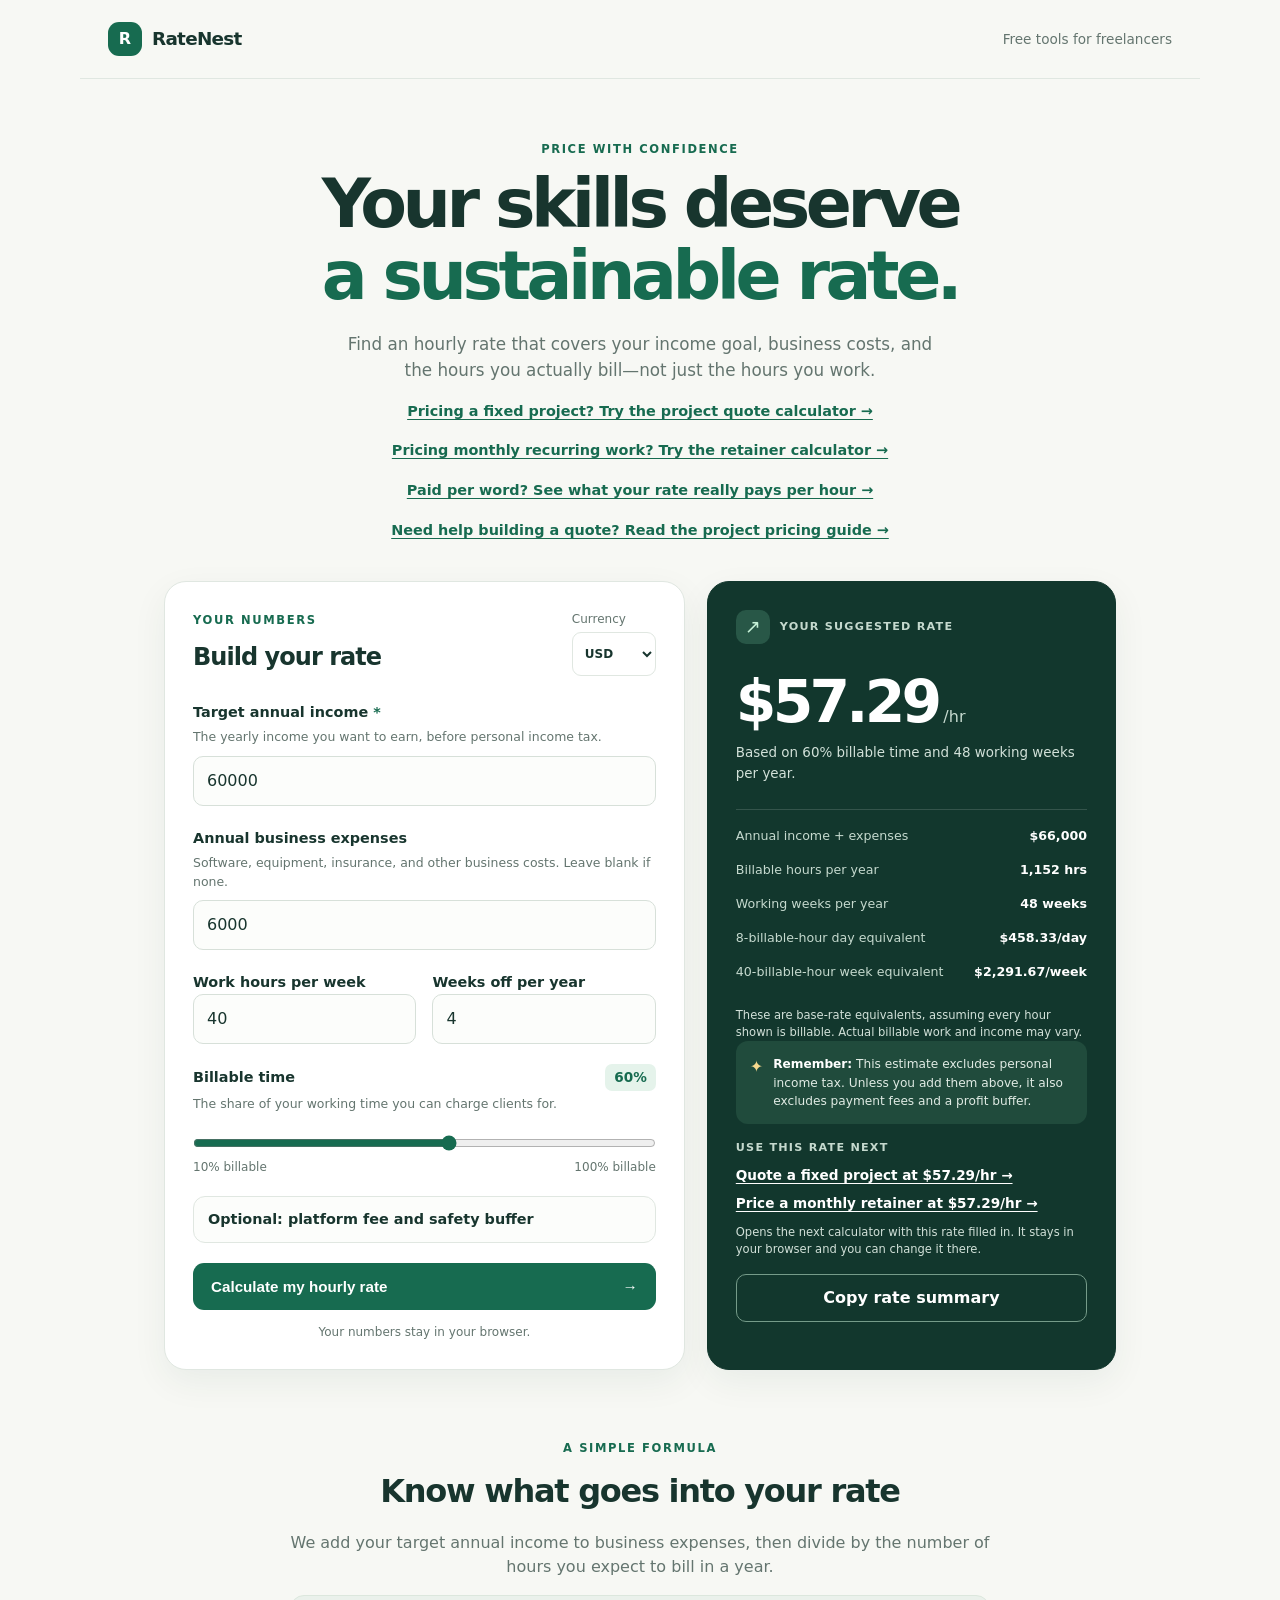
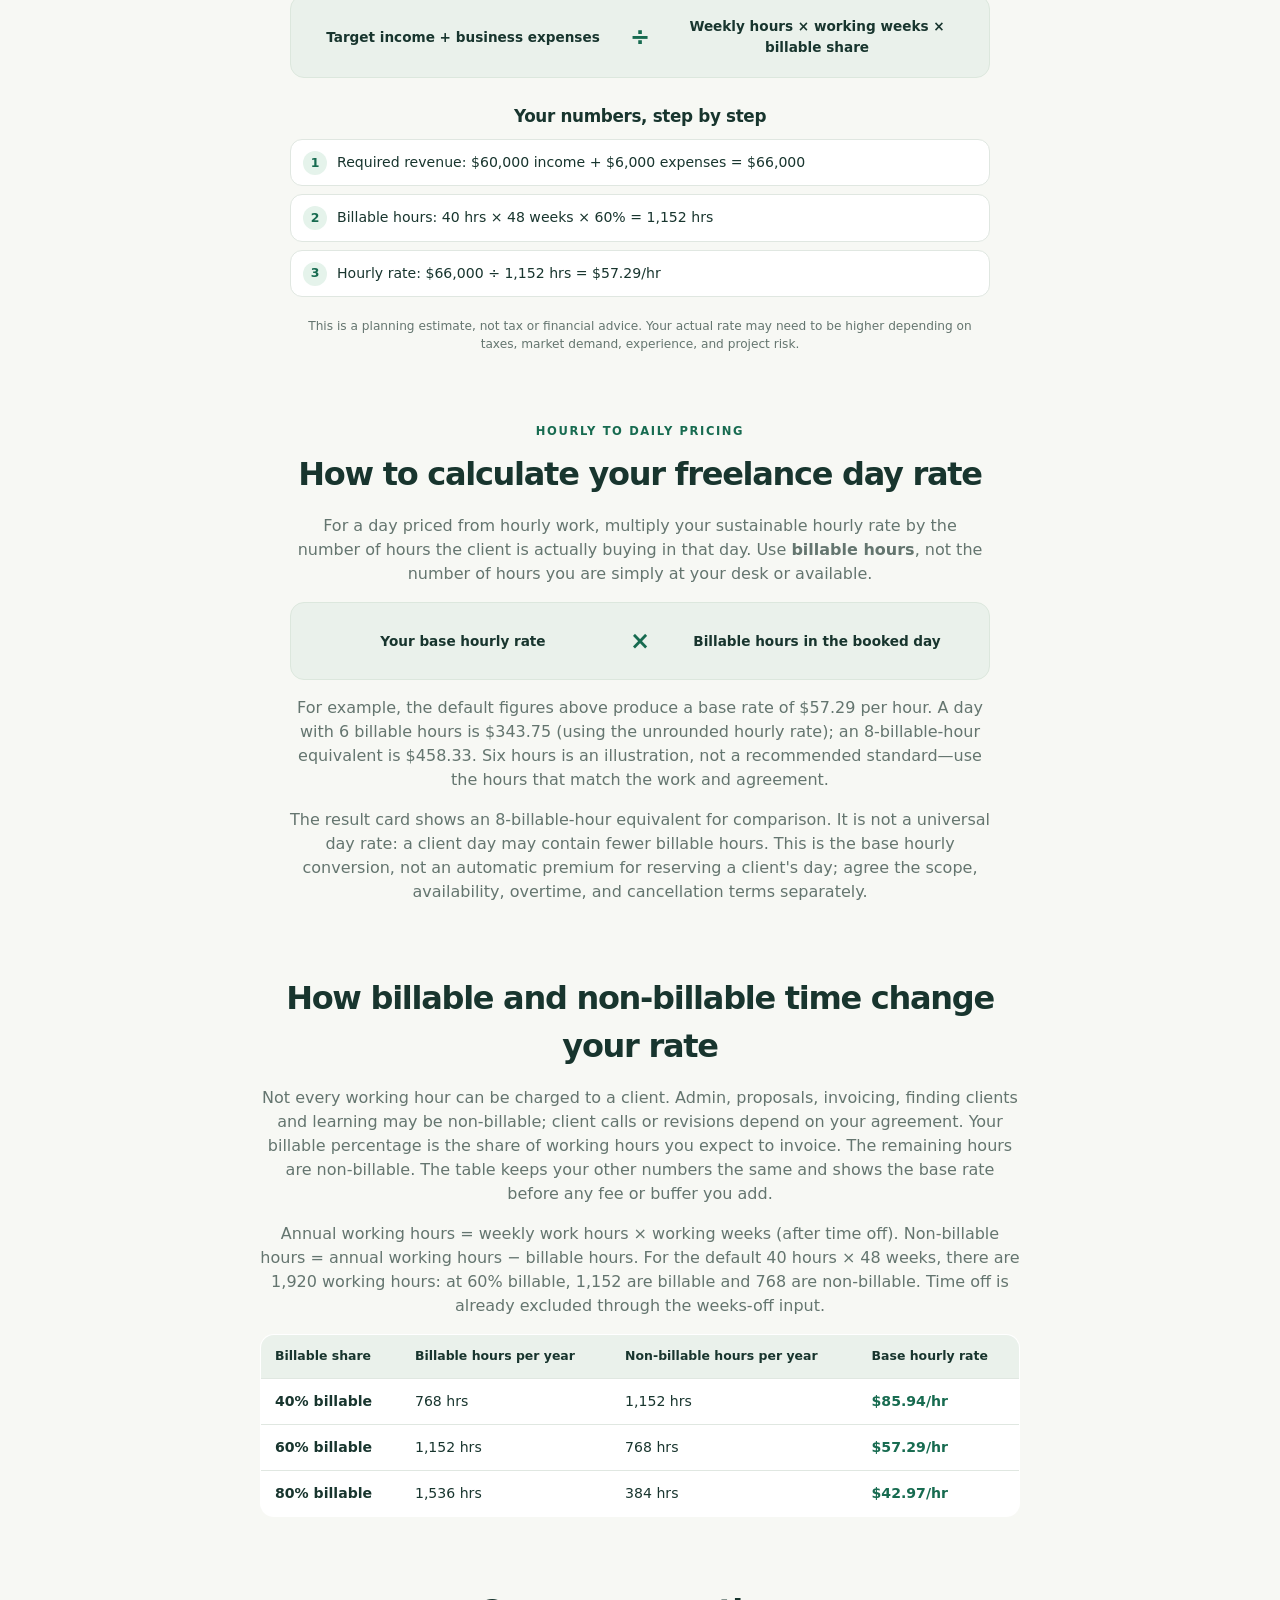
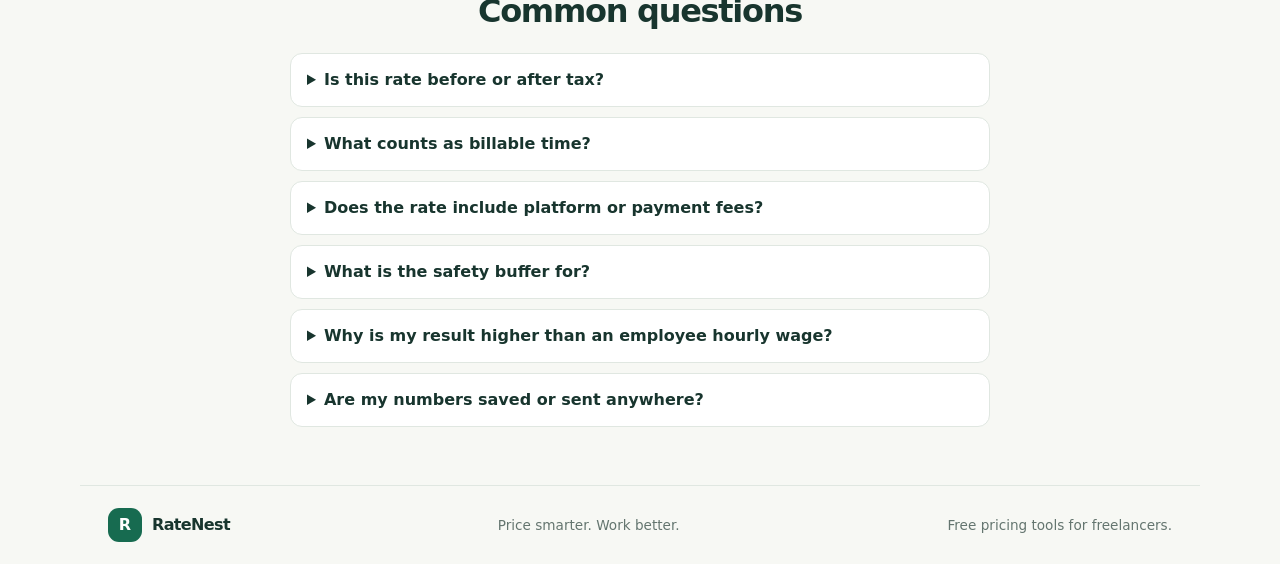
<file: index.html>
<!doctype html>
<html lang="en">
<head>
  <meta charset="utf-8">
  <meta name="viewport" content="width=device-width, initial-scale=1">
  <meta name="theme-color" content="#102c26">
  <meta name="google-site-verification" content="BdO9K10cQ41kYtkdW-5CJP7UJ2oY-bouoIqOiPFje38" />
  <meta name="msvalidate.01" content="B170D49B8126BB4788D3FDB4450933FF" />
  <meta name="description" content="Calculate a sustainable freelance hourly rate from income, expenses, time off and billable hours. See an 8-hour day-rate equivalent and adapt it to your billable day.">
  <title>Freelance Hourly Rate Calculator — RateNest</title>
  <link rel="canonical" href="https://ratenest.pages.dev/">
  <link rel="icon" href="data:image/svg+xml,%3Csvg xmlns='http://www.w3.org/2000/svg' viewBox='0 0 32 32'%3E%3Crect width='32' height='32' rx='9' fill='%23176b50'/%3E%3Ctext x='16' y='23' font-size='19' font-weight='700' text-anchor='middle' fill='white' font-family='sans-serif'%3ER%3C/text%3E%3C/svg%3E">
  <meta property="og:type" content="website">
  <meta property="og:site_name" content="RateNest">
  <meta property="og:title" content="Freelance Hourly Rate Calculator — RateNest">
  <meta property="og:description" content="Calculate a sustainable freelance hourly rate, understand billable time, and see a day-rate equivalent based on billable hours.">
  <meta property="og:url" content="https://ratenest.pages.dev/">
  <meta name="twitter:card" content="summary">
  <link rel="stylesheet" href="./styles.css">
  <script type="application/ld+json">
  {
    "@context": "https://schema.org",
    "@type": "WebApplication",
    "name": "RateNest Freelance Hourly Rate Calculator",
    "url": "https://ratenest.pages.dev/",
    "applicationCategory": "FinanceApplication",
    "operatingSystem": "Any",
    "browserRequirements": "Requires JavaScript",
    "isAccessibleForFree": true,
    "offers": { "@type": "Offer", "price": "0", "priceCurrency": "USD" },
    "description": "A free calculator to estimate a sustainable freelance hourly rate."
  }
  </script>
  <script type="module" src="./app.mjs"></script>
</head>
<body>
  <a class="skip-link" href="#rate-form">Skip to the calculator</a>
  <header class="site-header">
    <a class="brand" href="./"><span class="brand-mark" aria-hidden="true">R</span> RateNest</a>
    <span class="header-note">Free tools for freelancers</span>
  </header>
  <main>
    <section class="hero">
      <p class="eyebrow">PRICE WITH CONFIDENCE</p>
      <h1>Your skills deserve <br><span>a sustainable rate.</span></h1>
      <p class="hero-copy">Find an hourly rate that covers your income goal, business costs, and the hours you actually bill—not just the hours you work.</p>
      <p class="tool-link"><a href="./project-pricing.html">Pricing a fixed project? Try the project quote calculator →</a></p>
      <p class="tool-link"><a href="./retainer-pricing.html">Pricing monthly recurring work? Try the retainer calculator →</a></p>
      <p class="tool-link"><a href="./per-word-rate-calculator.html">Paid per word? See what your rate really pays per hour →</a></p>
      <p class="tool-link"><a href="./how-to-price-a-freelance-project.html">Need help building a quote? Read the project pricing guide →</a></p>
    </section>
    <noscript><p class="noscript-note">The calculator needs JavaScript. The figures below show an example using the default numbers.</p></noscript>
    <section class="calculator-layout" aria-label="Hourly rate calculator">
      <form id="rate-form" class="calculator-card" novalidate aria-labelledby="form-title">
        <div class="section-heading">
          <div><p class="eyebrow">YOUR NUMBERS</p><h2 id="form-title">Build your rate</h2></div>
          <label class="currency-control" for="currency"><span>Currency</span>
            <select id="currency" name="currency">
              <option value="USD">USD</option><option value="EUR">EUR</option><option value="GBP">GBP</option><option value="TND">TND</option><option value="CAD">CAD</option><option value="AUD">AUD</option>
            </select>
          </label>
        </div>
        <div class="field">
          <label for="income">Target annual income <span class="required" aria-hidden="true">*</span></label>
          <p class="field-help" id="income-help">The yearly income you want to earn, before personal income tax.</p>
          <input id="income" name="income" type="number" min="0" max="1000000000" step="any" value="60000" required inputmode="decimal" aria-describedby="income-help income-error">
          <p class="field-error" id="income-error" hidden></p>
        </div>
        <div class="field">
          <label for="expenses">Annual business expenses</label>
          <p class="field-help" id="expenses-help">Software, equipment, insurance, and other business costs. Leave blank if none.</p>
          <input id="expenses" name="expenses" type="number" min="0" max="1000000000" step="any" value="6000" inputmode="decimal" aria-describedby="expenses-help expenses-error">
          <p class="field-error" id="expenses-error" hidden></p>
        </div>
        <div class="field-row">
          <div class="field">
            <label for="hours">Work hours per week</label>
            <input id="hours" name="hours" type="number" min="0" max="168" step="any" value="40" required inputmode="decimal" aria-describedby="hours-error">
            <p class="field-error" id="hours-error" hidden></p>
          </div>
          <div class="field">
            <label for="weeks-off">Weeks off per year</label>
            <input id="weeks-off" name="weeksOff" type="number" min="0" max="51" step="1" value="4" required inputmode="numeric" aria-describedby="weeks-off-error">
            <p class="field-error" id="weeks-off-error" hidden></p>
          </div>
        </div>
        <div class="field">
          <div class="range-label"><label for="billable">Billable time</label><output id="billable-output" for="billable">60%</output></div>
          <p class="field-help" id="billable-help">The share of your working time you can charge clients for.</p>
          <input id="billable" name="billable" type="range" min="10" max="100" step="5" value="60" aria-describedby="billable-help billable-error">
          <p class="field-error" id="billable-error" hidden></p>
          <div class="range-ends"><span>10% billable</span><span>100% billable</span></div>
        </div>
        <details class="adjustments" id="adjustments">
          <summary>Optional: platform fee and safety buffer</summary>
          <p class="field-help adjustments-intro">Both start at 0%. They are applied to your base rate and shown separately, so the base calculation never changes.</p>
          <div class="field">
            <label for="fee">Platform or payment fee (%)</label>
            <p class="field-help" id="fee-help">The share of your client's payment that a platform or payment provider keeps. Fees vary, so check their current fee page.</p>
            <input id="fee" name="fee" type="number" min="0" max="50" step="any" value="0" inputmode="decimal" aria-describedby="fee-help fee-error">
            <p class="field-error" id="fee-error" hidden></p>
          </div>
          <div class="field">
            <label for="buffer">Profit or safety buffer (%)</label>
            <p class="field-help" id="buffer-help">Extra margin on top of your costs for slow months, late payments, or profit.</p>
            <input id="buffer" name="buffer" type="number" min="0" max="100" step="any" value="0" inputmode="decimal" aria-describedby="buffer-help buffer-error">
            <p class="field-error" id="buffer-error" hidden></p>
          </div>
        </details>
        <button class="calculate-button" type="submit">Calculate my hourly rate <span aria-hidden="true">→</span></button>
        <p class="privacy-note">Your numbers stay in your browser.</p>
      </form>
      <section class="result-card" aria-labelledby="result-heading">
        <h2 id="result-heading" class="sr-only">Your result</h2>
        <div class="result-top"><span class="result-icon" aria-hidden="true">↗</span><span id="result-label" class="result-label">YOUR SUGGESTED RATE</span></div>
        <p id="rate-result" class="rate-result">$57.29<span>/hr</span></p>
        <p id="result-summary" class="result-summary">Based on 60% billable time and 48 working weeks per year.</p>
        <div class="result-divider"></div>
        <div class="result-stat"><span>Annual income + expenses</span><strong id="annual-total">$66,000</strong></div>
        <div class="result-stat"><span>Billable hours per year</span><strong id="billable-hours">1,152 hrs</strong></div>
        <div class="result-stat"><span>Working weeks per year</span><strong id="working-weeks">48 weeks</strong></div>
        <div class="result-stat"><span>8-billable-hour day equivalent</span><strong id="daily-rate">$458.33/day</strong></div>
        <div class="result-stat"><span>40-billable-hour week equivalent</span><strong id="weekly-rate">$2,291.67/week</strong></div>
        <p class="field-help result-equivalent-note">These are base-rate equivalents, assuming every hour shown is billable. Actual billable work and income may vary.</p>
        <div id="adjusted-block" class="adjusted-block" hidden>
          <p class="adjusted-label">RATE TO QUOTE, WITH YOUR FEE AND BUFFER</p>
          <p id="adjusted-rate" class="adjusted-rate"></p>
          <div class="result-stat"><span>Safety buffer included</span><strong id="buffer-amount"></strong></div>
          <div class="result-stat"><span>Platform keeps at this price</span><strong id="fee-amount"></strong></div>
        </div>
        <div class="result-tip"><span aria-hidden="true">✦</span><p><strong>Remember:</strong> This estimate excludes personal income tax. Unless you add them above, it also excludes payment fees and a profit buffer.</p></div>
        <nav id="next-steps" class="next-steps" aria-label="Use this rate in another calculator">
          <p class="next-steps-label">USE THIS RATE NEXT</p>
          <a id="next-project" href="./project-pricing.html">Quote a fixed project at this rate →</a>
          <a id="next-retainer" href="./retainer-pricing.html">Price a monthly retainer at this rate →</a>
          <p class="next-steps-note">Opens the next calculator with this rate filled in. It stays in your browser and you can change it there.</p>
        </nav>
        <button id="copy-result" class="copy-button" type="button">Copy rate summary</button>
        <p id="copy-status" class="copy-status" role="status"></p>
      </section>
      <p id="sr-announce" class="sr-only" role="status" aria-live="polite"></p>
    </section>

    <section class="explainer">
      <p class="eyebrow">A SIMPLE FORMULA</p>
      <h2>Know what goes into your rate</h2>
      <p>We add your target annual income to business expenses, then divide by the number of hours you expect to bill in a year.</p>
      <div class="formula"><span>Target income + business expenses</span><span class="formula-line" aria-hidden="true">÷</span><span>Weekly hours × working weeks × billable share</span></div>
      <h3>Your numbers, step by step</h3>
      <ol id="formula-steps" class="steps">
        <li>Required revenue: $60,000 income + $6,000 expenses = $66,000</li>
        <li>Billable hours: 40 hrs × 48 weeks × 60% = 1,152 hrs</li>
        <li>Hourly rate: $66,000 ÷ 1,152 hrs = $57.29/hr</li>
      </ol>
      <p class="fine-print">This is a planning estimate, not tax or financial advice. Your actual rate may need to be higher depending on taxes, market demand, experience, and project risk.</p>
    </section>

    <section class="explainer" aria-labelledby="day-rate-heading">
      <p class="eyebrow">HOURLY TO DAILY PRICING</p>
      <h2 id="day-rate-heading">How to calculate your freelance day rate</h2>
      <p>For a day priced from hourly work, multiply your sustainable hourly rate by the number of hours the client is actually buying in that day. Use <strong>billable hours</strong>, not the number of hours you are simply at your desk or available.</p>
      <div class="formula"><span>Your base hourly rate</span><span class="formula-line" aria-hidden="true">×</span><span>Billable hours in the booked day</span></div>
      <p>For example, the default figures above produce a base rate of $57.29 per hour. A day with 6 billable hours is $343.75 (using the unrounded hourly rate); an 8-billable-hour equivalent is $458.33. Six hours is an illustration, not a recommended standard—use the hours that match the work and agreement.</p>
      <p>The result card shows an 8-billable-hour equivalent for comparison. It is not a universal day rate: a client day may contain fewer billable hours. This is the base hourly conversion, not an automatic premium for reserving a client's day; agree the scope, availability, overtime, and cancellation terms separately.</p>
    </section>

    <section class="explainer scenarios" aria-labelledby="scenario-heading">
      <h2 id="scenario-heading">How billable and non-billable time change your rate</h2>
      <p>Not every working hour can be charged to a client. Admin, proposals, invoicing, finding clients and learning may be non-billable; client calls or revisions depend on your agreement. Your billable percentage is the share of working hours you expect to invoice. The remaining hours are non-billable. The table keeps your other numbers the same and shows the base rate before any fee or buffer you add.</p>
      <p>Annual working hours = weekly work hours × working weeks (after time off). Non-billable hours = annual working hours − billable hours. For the default 40 hours × 48 weeks, there are 1,920 working hours: at 60% billable, 1,152 are billable and 768 are non-billable. Time off is already excluded through the weeks-off input.</p>
      <div class="table-scroll" role="region" aria-labelledby="scenario-heading" tabindex="0">
      <table class="scenario-table">
        <thead><tr><th scope="col">Billable share</th><th scope="col">Billable hours per year</th><th scope="col">Non-billable hours per year</th><th scope="col">Base hourly rate</th></tr></thead>
        <tbody id="scenario-rows">
          <tr><th scope="row">40% billable</th><td>768 hrs</td><td>1,152 hrs</td><td>$85.94/hr</td></tr>
          <tr><th scope="row">60% billable</th><td>1,152 hrs</td><td>768 hrs</td><td>$57.29/hr</td></tr>
          <tr><th scope="row">80% billable</th><td>1,536 hrs</td><td>384 hrs</td><td>$42.97/hr</td></tr>
        </tbody>
      </table>
      </div>
    </section>

    <section class="explainer faq" aria-labelledby="faq-heading">
      <h2 id="faq-heading">Common questions</h2>
      <details>
        <summary>Is this rate before or after tax?</summary>
        <p>Your target income is treated as income before personal income tax, and the calculator does not estimate tax. Tax rules differ by country and situation, so check local rules or ask an accountant before finalizing a rate.</p>
      </details>
      <details>
        <summary>What counts as billable time?</summary>
        <p>Time you can charge a client for, such as project work or consulting calls. Admin, invoicing, finding clients, and learning are real work but usually unbilled, which is why billable time is often well below your total working hours.</p>
      </details>
      <details>
        <summary>Does the rate include platform or payment fees?</summary>
        <p>Only if you add one. Open "Optional: platform fee and safety buffer" and enter the percentage your platform or payment provider keeps. RateNest has no built-in fee, because fees vary by platform and sometimes by contract; check the platform's own current fee page. The calculator then shows the rate to quote so you still keep your base rate after the fee.</p>
      </details>
      <details>
        <summary>What is the safety buffer for?</summary>
        <p>A percentage added on top of your base rate to cover slow months, late payments, or profit. It starts at 0%, so choose a number that fits your situation.</p>
      </details>
      <details>
        <summary>Why is my result higher than an employee hourly wage?</summary>
        <p>Employees are paid for time off and non-billable hours, and employers cover many business costs. As a freelancer, your billable hours have to fund all of that.</p>
      </details>
      <details>
        <summary>Are my numbers saved or sent anywhere?</summary>
        <p>No. The calculation runs in your browser, and RateNest does not send or store the numbers you enter.</p>
      </details>
    </section>
  </main>
  <footer><a class="brand footer-brand" href="./"><span class="brand-mark" aria-hidden="true">R</span> RateNest</a><span>Price smarter. Work better.</span><span>Free pricing tools for freelancers.</span></footer>
</body>
</html>
</file>
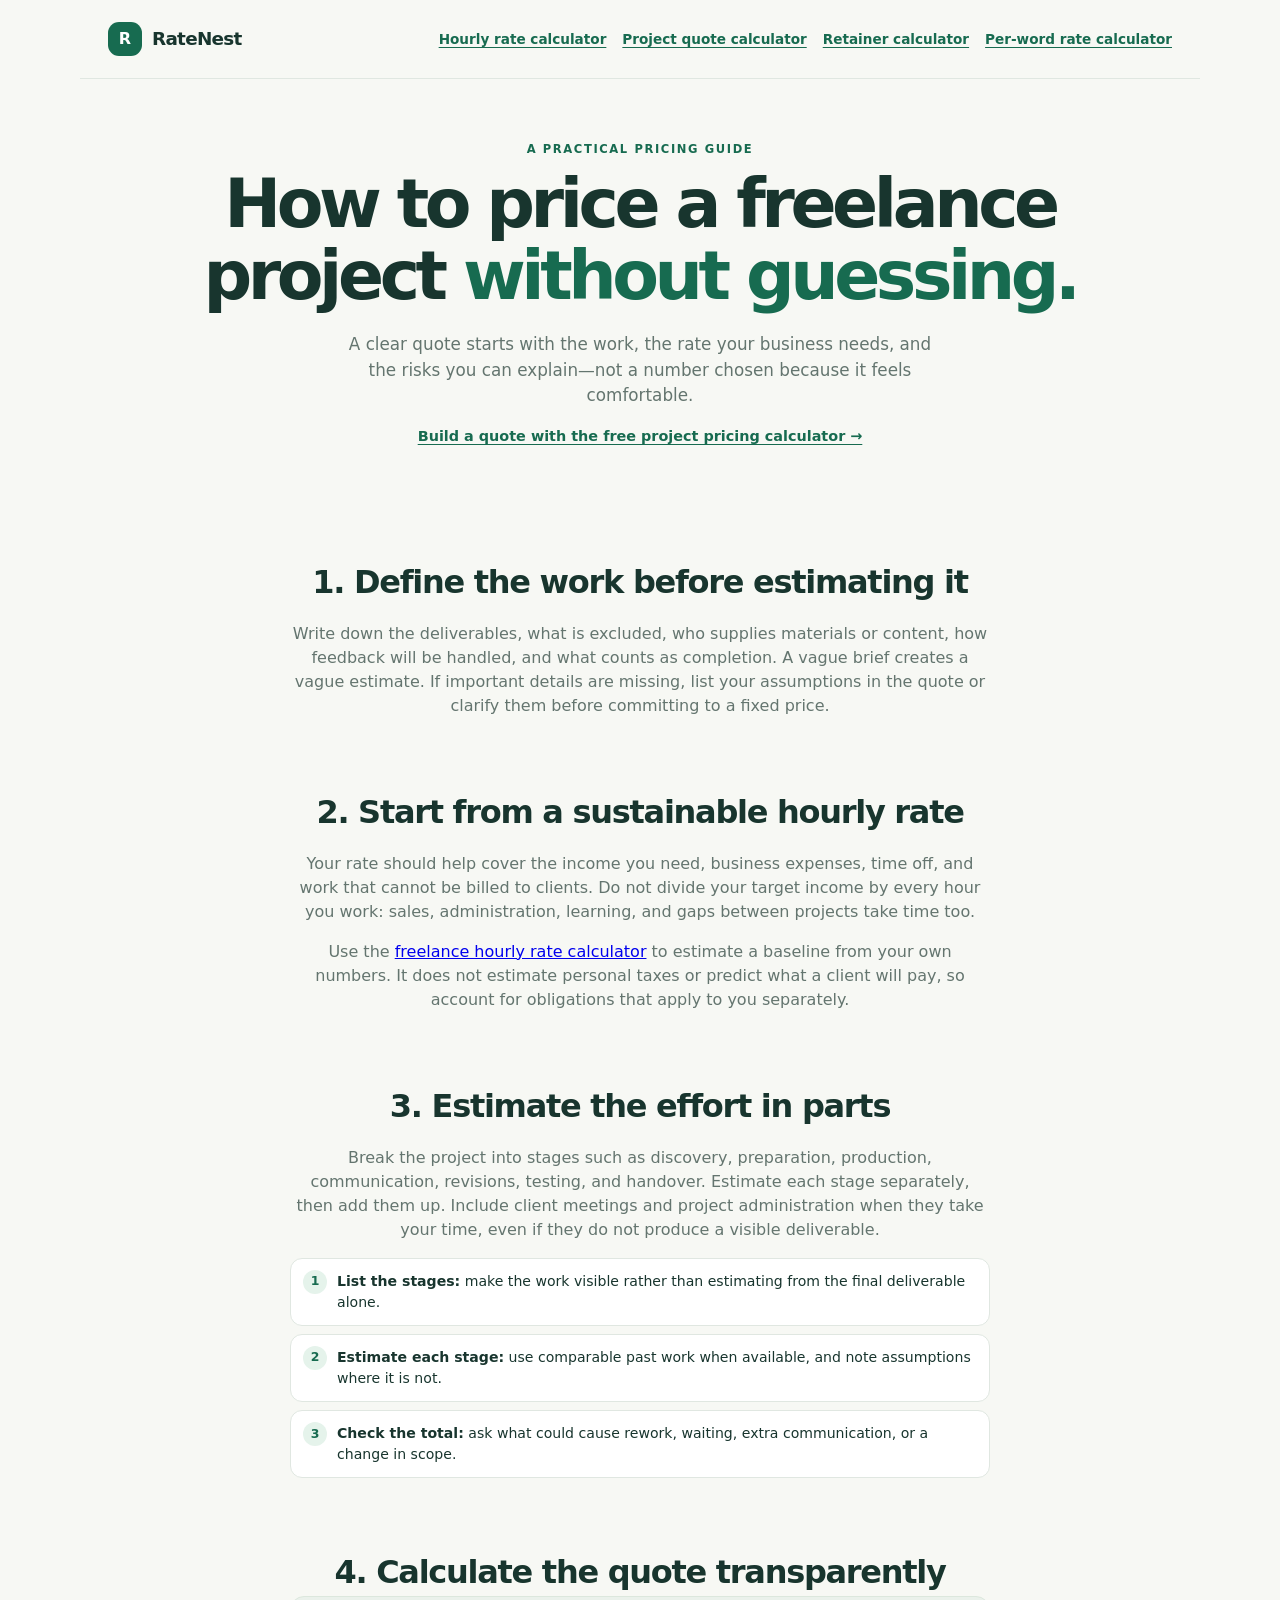
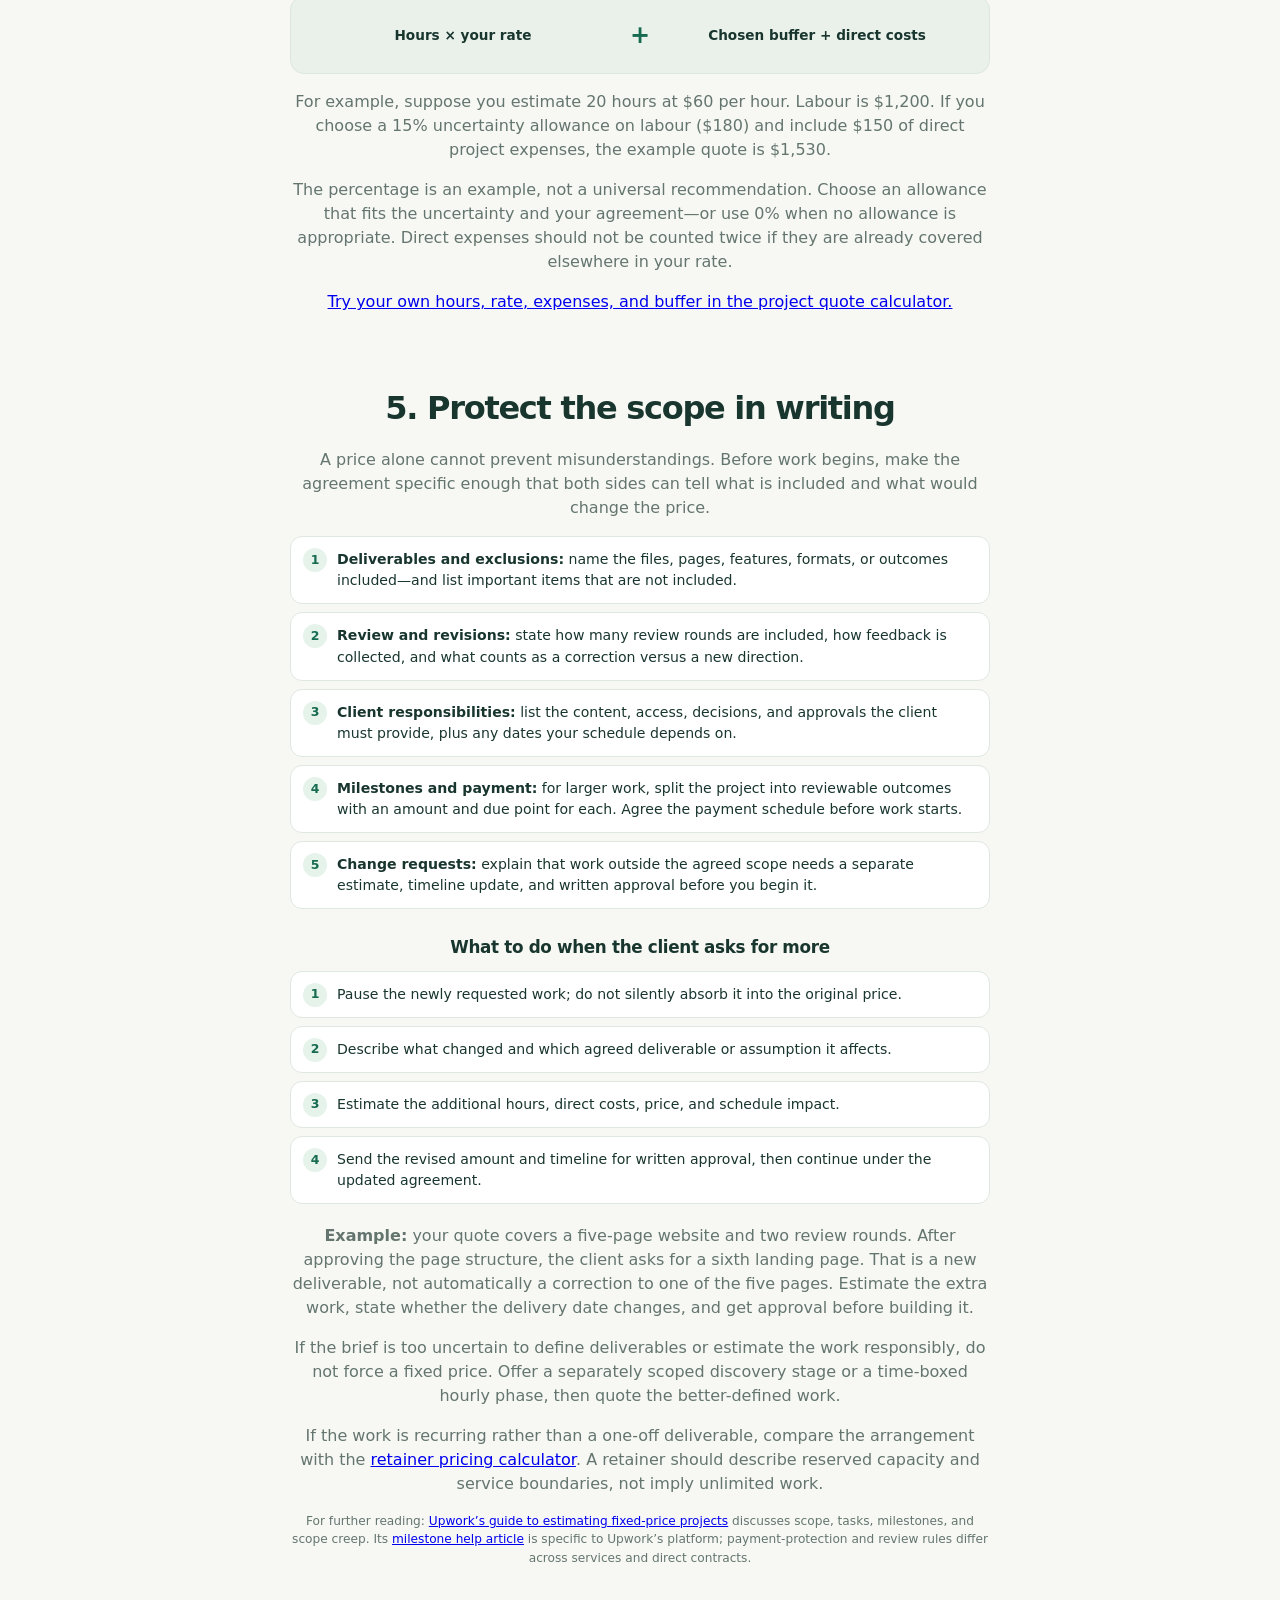
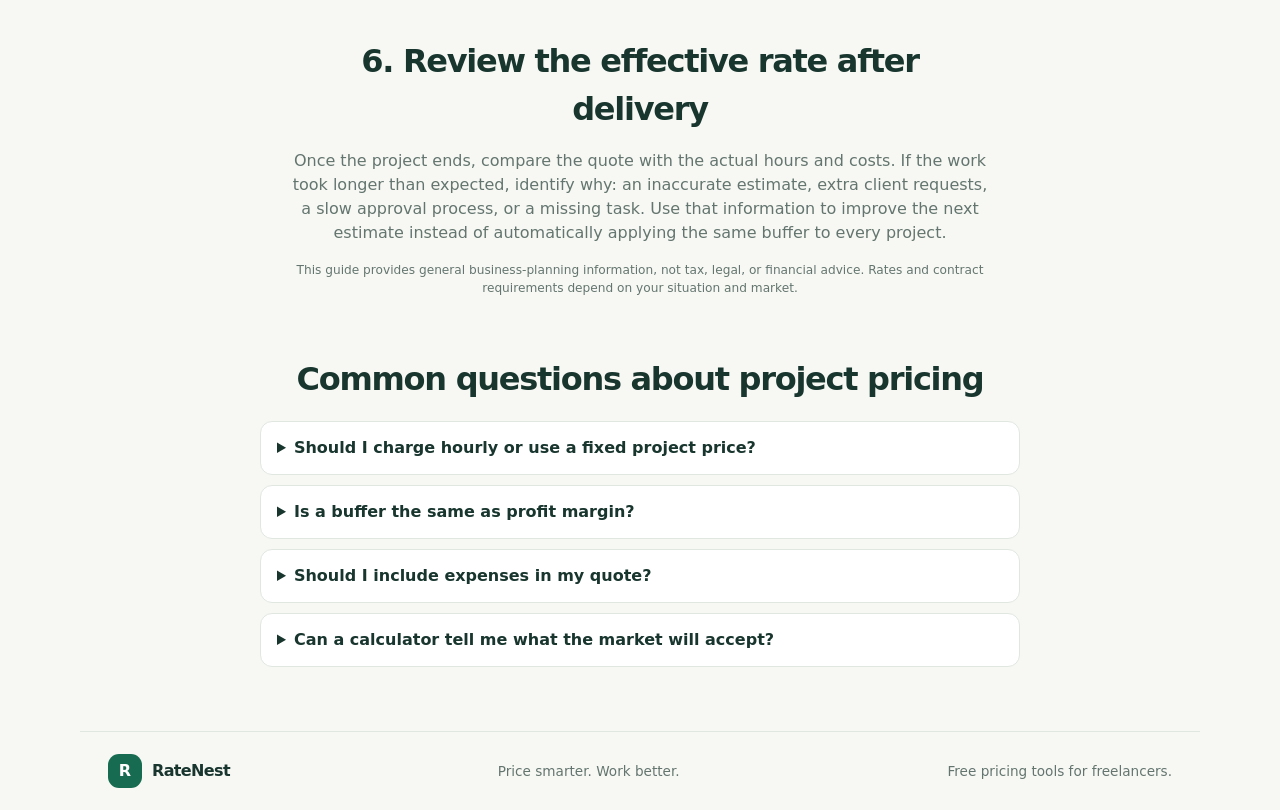
<file: how-to-price-a-freelance-project.html>
<!doctype html>
<html lang="en">
<head>
  <meta charset="utf-8">
  <meta name="viewport" content="width=device-width, initial-scale=1">
  <meta name="theme-color" content="#102c26">
  <meta name="description" content="Learn a practical way to price a freelance project: estimate effort, set a sustainable rate, account for direct costs and uncertainty, and define scope clearly.">
  <title>How to Price a Freelance Project — RateNest</title>
  <link rel="canonical" href="https://ratenest.pages.dev/how-to-price-a-freelance-project">
  <meta property="og:type" content="article">
  <meta property="og:site_name" content="RateNest">
  <meta property="og:title" content="How to Price a Freelance Project — RateNest">
  <meta property="og:description" content="A practical, transparent method for estimating project effort, costs, uncertainty, and scope before sending a quote.">
  <meta property="og:url" content="https://ratenest.pages.dev/how-to-price-a-freelance-project">
  <meta name="twitter:card" content="summary">
  <link rel="stylesheet" href="./styles.css">
  <script type="application/ld+json">
  {
    "@context": "https://schema.org",
    "@type": "Article",
    "headline": "How to Price a Freelance Project",
    "description": "A practical method for estimating freelance project effort, direct costs, uncertainty, and scope.",
    "mainEntityOfPage": "https://ratenest.pages.dev/how-to-price-a-freelance-project",
    "publisher": { "@type": "Organization", "name": "RateNest", "url": "https://ratenest.pages.dev/" }
  }
  </script>
</head>
<body>
  <a class="skip-link" href="#guide-content">Skip to the guide</a>
  <header class="site-header">
    <a class="brand" href="./"><span class="brand-mark" aria-hidden="true">R</span> RateNest</a>
    <nav aria-label="Pricing tools">
      <a href="./">Hourly rate calculator</a>
      <a href="./project-pricing.html">Project quote calculator</a>
      <a href="./retainer-pricing.html">Retainer calculator</a>
      <a href="./per-word-rate-calculator.html">Per-word rate calculator</a>
    </nav>
  </header>
  <main id="guide-content">
    <section class="hero">
      <p class="eyebrow">A PRACTICAL PRICING GUIDE</p>
      <h1>How to price a freelance project <span>without guessing.</span></h1>
      <p class="hero-copy">A clear quote starts with the work, the rate your business needs, and the risks you can explain—not a number chosen because it feels comfortable.</p>
      <p class="tool-link"><a href="./project-pricing.html">Build a quote with the free project pricing calculator →</a></p>
    </section>

    <section class="explainer">
      <h2>1. Define the work before estimating it</h2>
      <p>Write down the deliverables, what is excluded, who supplies materials or content, how feedback will be handled, and what counts as completion. A vague brief creates a vague estimate. If important details are missing, list your assumptions in the quote or clarify them before committing to a fixed price.</p>
    </section>

    <section class="explainer">
      <h2>2. Start from a sustainable hourly rate</h2>
      <p>Your rate should help cover the income you need, business expenses, time off, and work that cannot be billed to clients. Do not divide your target income by every hour you work: sales, administration, learning, and gaps between projects take time too.</p>
      <p>Use the <a href="./">freelance hourly rate calculator</a> to estimate a baseline from your own numbers. It does not estimate personal taxes or predict what a client will pay, so account for obligations that apply to you separately.</p>
    </section>

    <section class="explainer">
      <h2>3. Estimate the effort in parts</h2>
      <p>Break the project into stages such as discovery, preparation, production, communication, revisions, testing, and handover. Estimate each stage separately, then add them up. Include client meetings and project administration when they take your time, even if they do not produce a visible deliverable.</p>
      <ol class="steps">
        <li><strong>List the stages:</strong> make the work visible rather than estimating from the final deliverable alone.</li>
        <li><strong>Estimate each stage:</strong> use comparable past work when available, and note assumptions where it is not.</li>
        <li><strong>Check the total:</strong> ask what could cause rework, waiting, extra communication, or a change in scope.</li>
      </ol>
    </section>

    <section class="explainer">
      <h2>4. Calculate the quote transparently</h2>
      <div class="formula"><span>Hours × your rate</span><span class="formula-line" aria-hidden="true">+</span><span>Chosen buffer + direct costs</span></div>
      <p>For example, suppose you estimate 20 hours at $60 per hour. Labour is $1,200. If you choose a 15% uncertainty allowance on labour ($180) and include $150 of direct project expenses, the example quote is $1,530.</p>
      <p>The percentage is an example, not a universal recommendation. Choose an allowance that fits the uncertainty and your agreement—or use 0% when no allowance is appropriate. Direct expenses should not be counted twice if they are already covered elsewhere in your rate.</p>
      <p><a href="./project-pricing.html">Try your own hours, rate, expenses, and buffer in the project quote calculator.</a></p>
    </section>

    <section class="explainer">
      <h2>5. Protect the scope in writing</h2>
      <p>A price alone cannot prevent misunderstandings. Before work begins, make the agreement specific enough that both sides can tell what is included and what would change the price.</p>
      <ul class="steps">
        <li><strong>Deliverables and exclusions:</strong> name the files, pages, features, formats, or outcomes included—and list important items that are not included.</li>
        <li><strong>Review and revisions:</strong> state how many review rounds are included, how feedback is collected, and what counts as a correction versus a new direction.</li>
        <li><strong>Client responsibilities:</strong> list the content, access, decisions, and approvals the client must provide, plus any dates your schedule depends on.</li>
        <li><strong>Milestones and payment:</strong> for larger work, split the project into reviewable outcomes with an amount and due point for each. Agree the payment schedule before work starts.</li>
        <li><strong>Change requests:</strong> explain that work outside the agreed scope needs a separate estimate, timeline update, and written approval before you begin it.</li>
      </ul>
      <h3>What to do when the client asks for more</h3>
      <ol class="steps">
        <li>Pause the newly requested work; do not silently absorb it into the original price.</li>
        <li>Describe what changed and which agreed deliverable or assumption it affects.</li>
        <li>Estimate the additional hours, direct costs, price, and schedule impact.</li>
        <li>Send the revised amount and timeline for written approval, then continue under the updated agreement.</li>
      </ol>
      <p><strong>Example:</strong> your quote covers a five-page website and two review rounds. After approving the page structure, the client asks for a sixth landing page. That is a new deliverable, not automatically a correction to one of the five pages. Estimate the extra work, state whether the delivery date changes, and get approval before building it.</p>
      <p>If the brief is too uncertain to define deliverables or estimate the work responsibly, do not force a fixed price. Offer a separately scoped discovery stage or a time-boxed hourly phase, then quote the better-defined work.</p>
      <p>If the work is recurring rather than a one-off deliverable, compare the arrangement with the <a href="./retainer-pricing.html">retainer pricing calculator</a>. A retainer should describe reserved capacity and service boundaries, not imply unlimited work.</p>
      <p class="fine-print">For further reading: <a href="https://www.upwork.com/resources/how-to-estimate-fixed-price-projects" rel="noopener noreferrer">Upwork’s guide to estimating fixed-price projects</a> discusses scope, tasks, milestones, and scope creep. Its <a href="https://support.upwork.com/hc/en-us/articles/211068218-How-to-use-milestones-in-fixed-price-jobs" rel="noopener noreferrer">milestone help article</a> is specific to Upwork’s platform; payment-protection and review rules differ across services and direct contracts.</p>
    </section>

    <section class="explainer">
      <h2>6. Review the effective rate after delivery</h2>
      <p>Once the project ends, compare the quote with the actual hours and costs. If the work took longer than expected, identify why: an inaccurate estimate, extra client requests, a slow approval process, or a missing task. Use that information to improve the next estimate instead of automatically applying the same buffer to every project.</p>
      <p class="fine-print">This guide provides general business-planning information, not tax, legal, or financial advice. Rates and contract requirements depend on your situation and market.</p>
    </section>

    <section class="explainer guide-faq" aria-labelledby="guide-faq-heading">
      <h2 id="guide-faq-heading">Common questions about project pricing</h2>
      <details>
        <summary>Should I charge hourly or use a fixed project price?</summary>
        <p>Hourly billing can fit work where scope is uncertain or changes frequently. A fixed price can suit defined deliverables when you can estimate the work and agree on how changes are handled. Neither model removes the need to define expectations.</p>
      </details>
      <details>
        <summary>Is a buffer the same as profit margin?</summary>
        <p>No. Adding a percentage to labour is a markup-style allowance. A target profit margin is calculated differently, so do not label the buffer as a guaranteed margin or profit.</p>
      </details>
      <details>
        <summary>Should I include expenses in my quote?</summary>
        <p>Include direct costs the client price needs to cover, such as project materials or subcontractors. Make clear what is included and avoid counting a cost twice.</p>
      </details>
      <details>
        <summary>Can a calculator tell me what the market will accept?</summary>
        <p>No. A calculator makes your assumptions and arithmetic clearer. Client budgets, specialist experience, alternatives, the value of the outcome, and your market also affect what price is viable.</p>
      </details>
    </section>
  </main>
  <footer><a class="brand footer-brand" href="./"><span class="brand-mark" aria-hidden="true">R</span> RateNest</a><span>Price smarter. Work better.</span><span>Free pricing tools for freelancers.</span></footer>
</body>
</html>
</file>
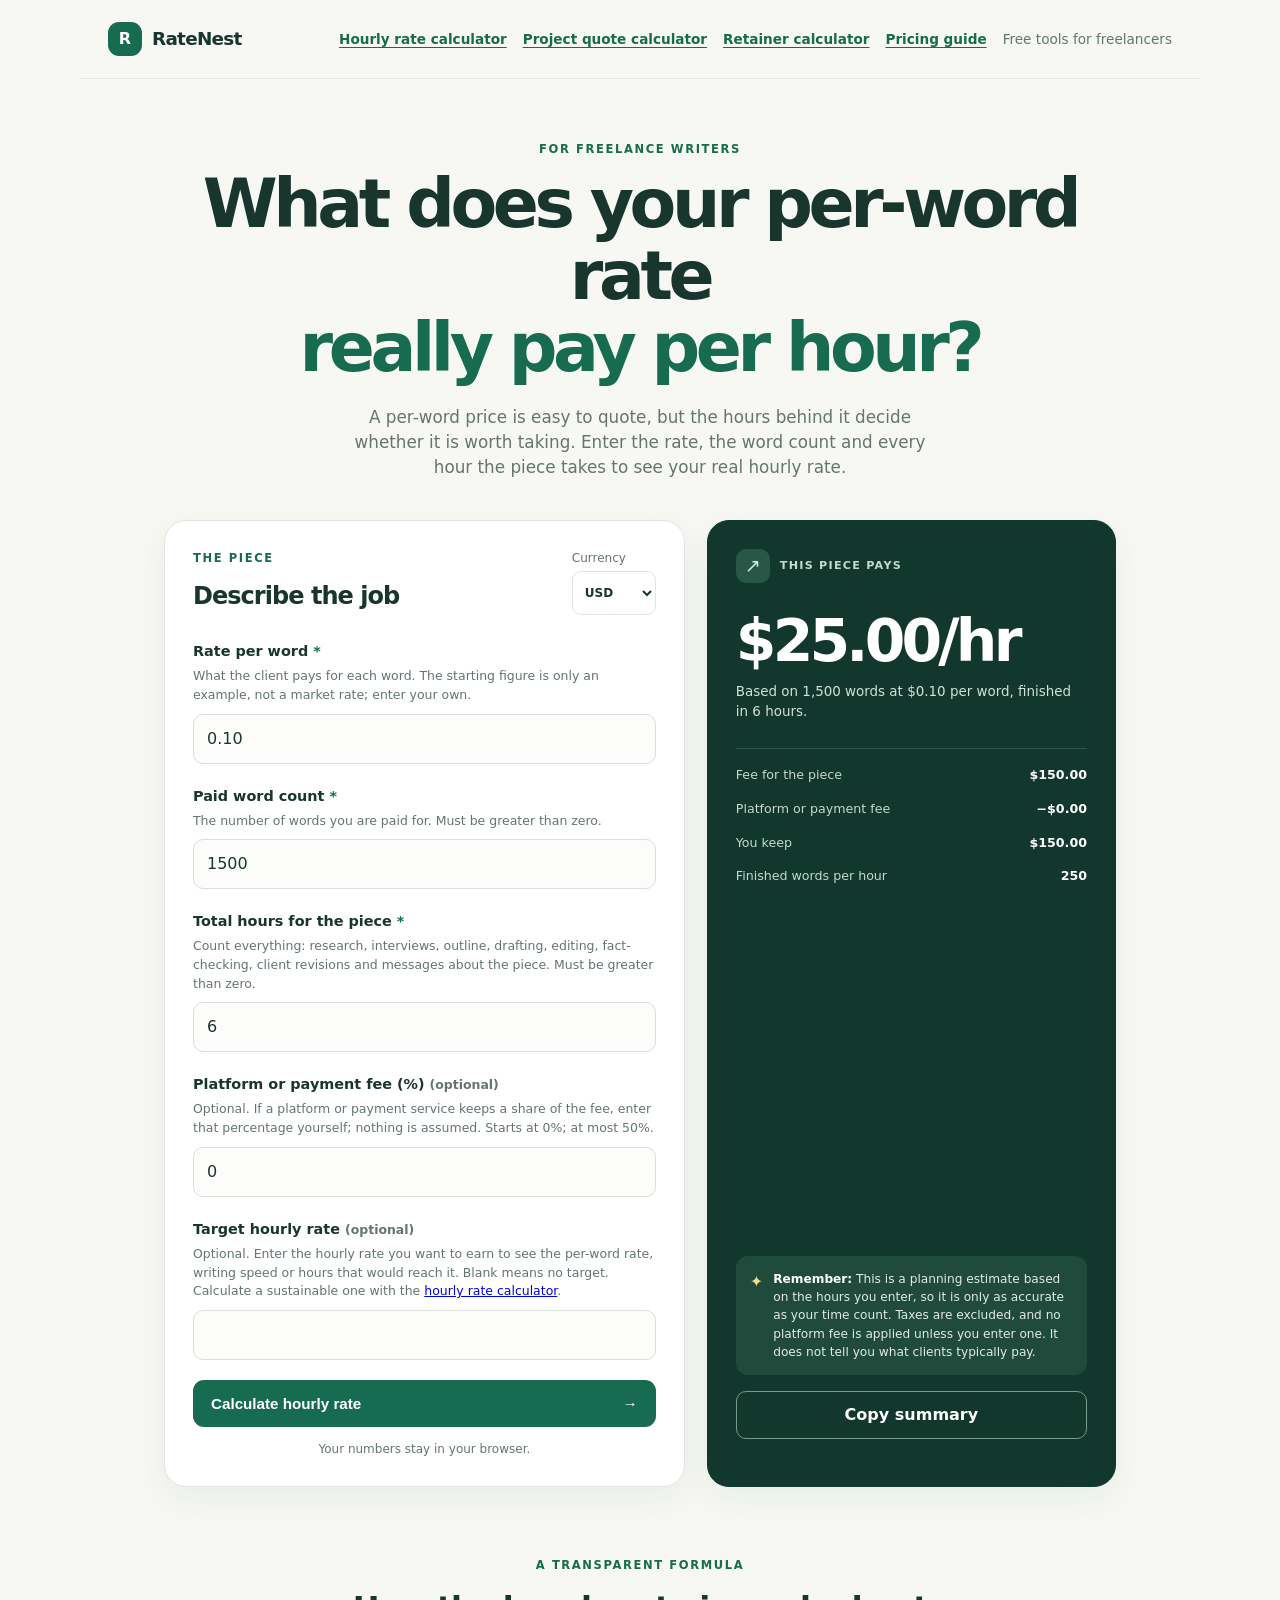
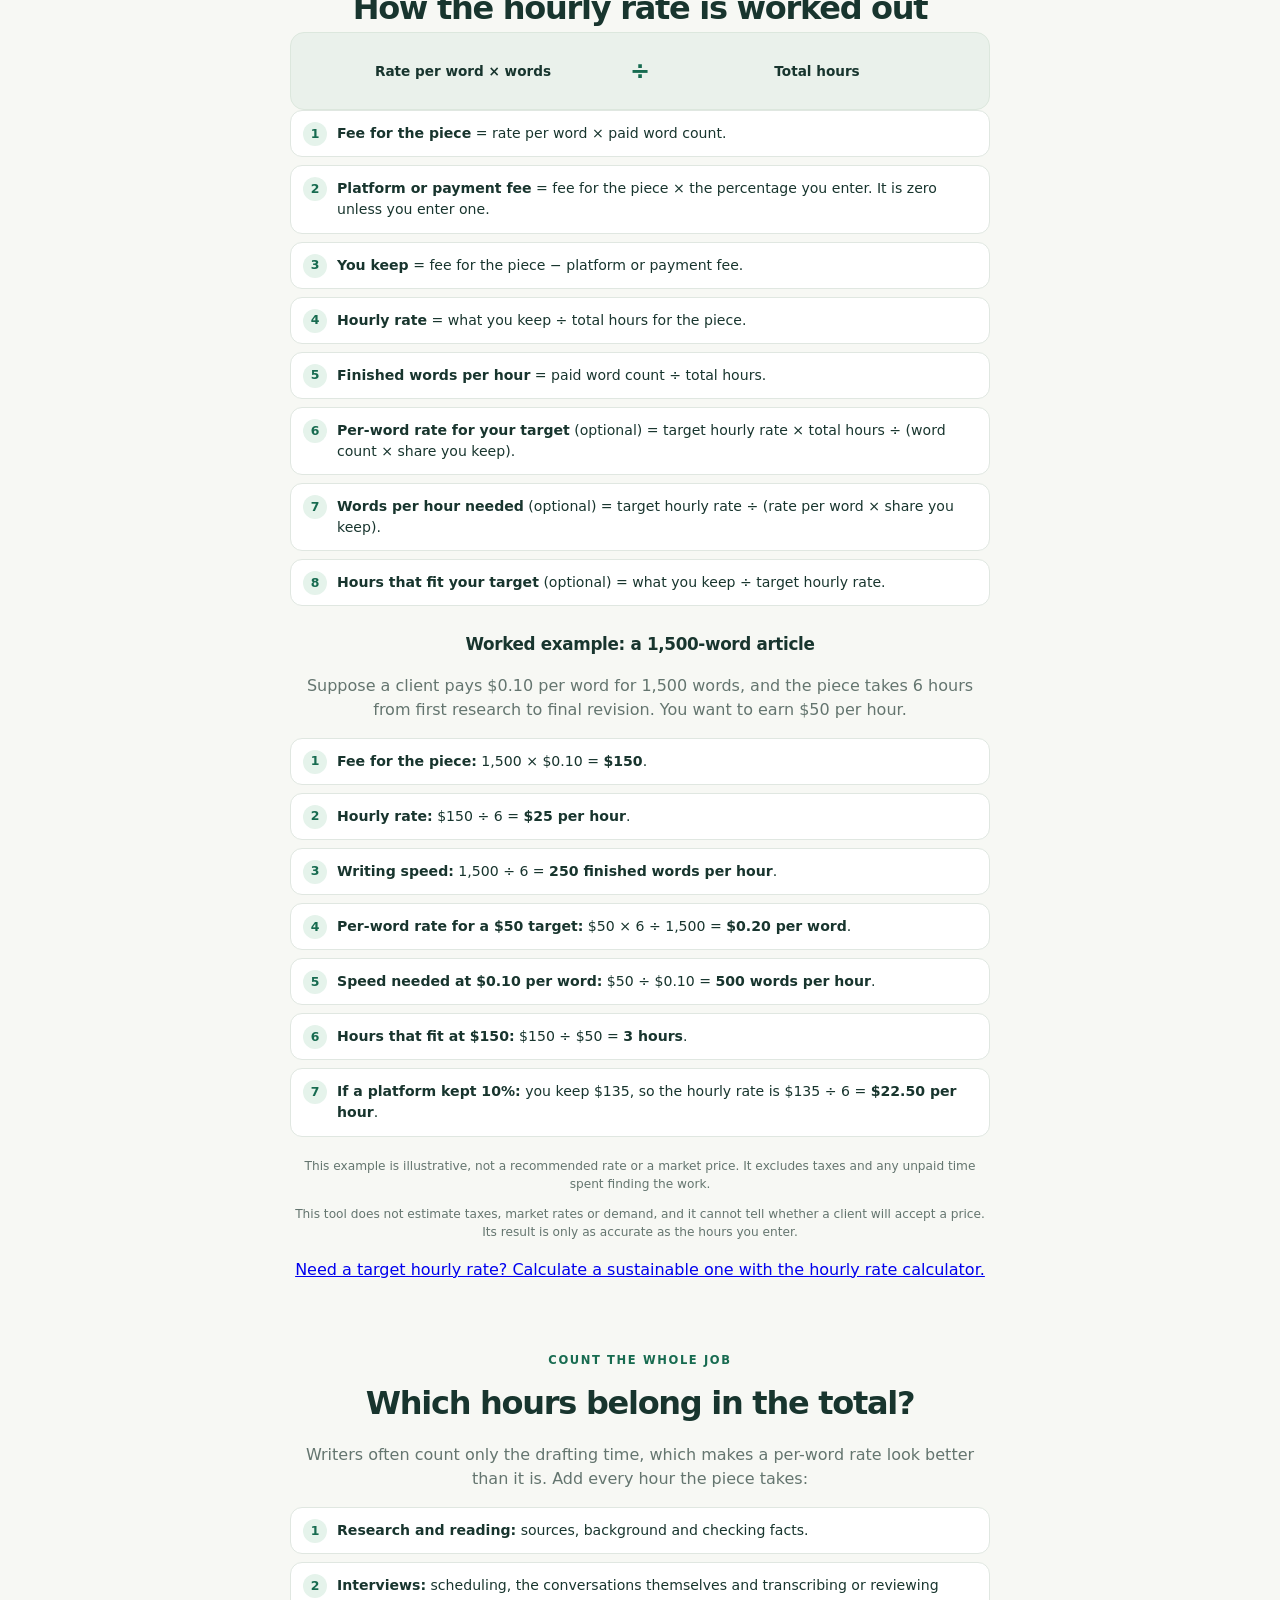
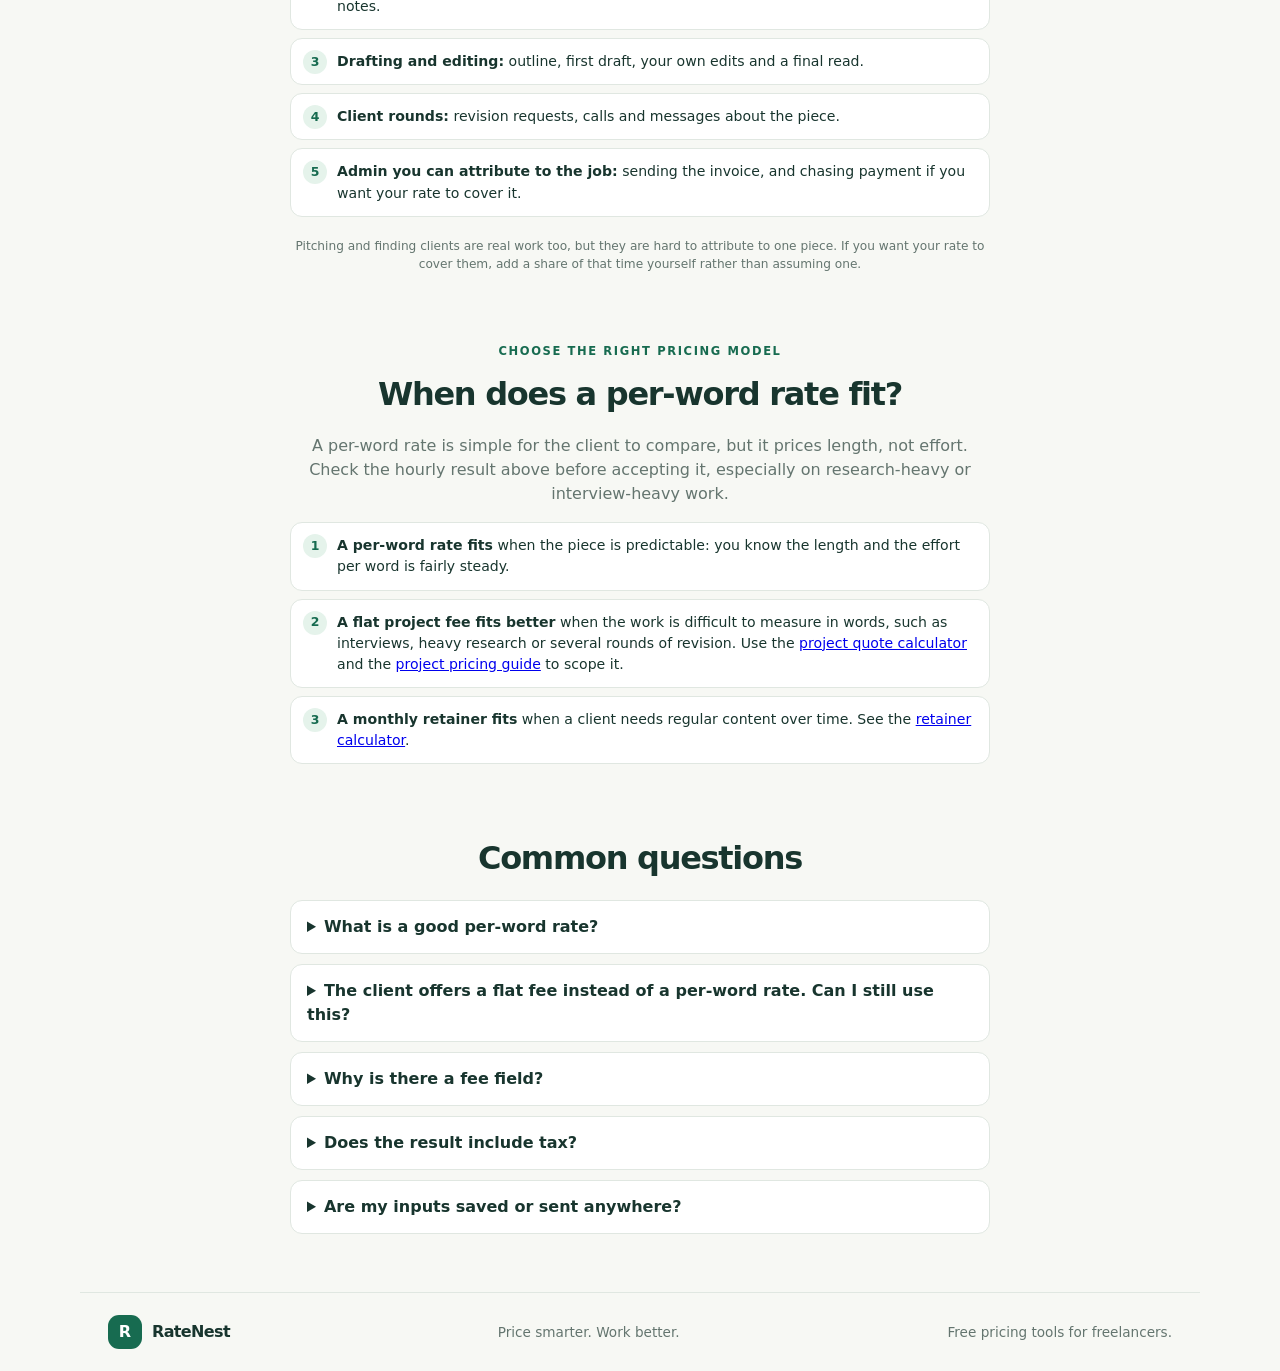
<file: per-word-rate-calculator.html>
<!doctype html>
<html lang="en">
<head>
  <meta charset="utf-8">
  <meta name="viewport" content="width=device-width, initial-scale=1">
  <meta name="theme-color" content="#102c26">
  <meta name="description" content="Enter your per-word rate, word count and total hours to see what a writing job really pays per hour, and the per-word rate or hours you need to reach your target.">
  <title>Per-Word Rate to Hourly Calculator for Writers — RateNest</title>
  <link rel="canonical" href="https://ratenest.pages.dev/per-word-rate-calculator">
  <meta property="og:type" content="website">
  <meta property="og:site_name" content="RateNest">
  <meta property="og:title" content="Per-Word Rate to Hourly Calculator for Writers — RateNest">
  <meta property="og:description" content="Turn a per-word rate, word count and total hours into your real hourly rate, and see the per-word rate you need to hit your target.">
  <meta property="og:url" content="https://ratenest.pages.dev/per-word-rate-calculator">
  <meta name="twitter:card" content="summary">
  <link rel="stylesheet" href="./styles.css">
  <script type="application/ld+json">
  {
    "@context": "https://schema.org",
    "@type": "WebApplication",
    "name": "RateNest Per-Word Rate to Hourly Calculator",
    "url": "https://ratenest.pages.dev/per-word-rate-calculator",
    "applicationCategory": "FinanceApplication",
    "operatingSystem": "Any",
    "browserRequirements": "Requires JavaScript",
    "isAccessibleForFree": true,
    "offers": { "@type": "Offer", "price": "0", "priceCurrency": "USD" },
    "description": "A free client-side calculator that converts a per-word rate, word count and total hours into an effective hourly rate, and shows the per-word rate needed to reach a target hourly rate."
  }
  </script>
  <script type="module" src="./per-word-rate.mjs"></script>
</head>
<body>
  <a class="skip-link" href="#per-word-form">Skip to the calculator</a>
  <header class="site-header">
    <a class="brand" href="./"><span class="brand-mark" aria-hidden="true">R</span> RateNest</a>
    <nav aria-label="Pricing tools"><a href="./">Hourly rate calculator</a><a href="./project-pricing.html">Project quote calculator</a><a href="./retainer-pricing.html">Retainer calculator</a><a href="./how-to-price-a-freelance-project.html">Pricing guide</a><span class="header-note">Free tools for freelancers</span></nav>
  </header>
  <main>
    <section class="hero">
      <p class="eyebrow">FOR FREELANCE WRITERS</p>
      <h1>What does your per-word rate <br><span>really pay per hour?</span></h1>
      <p class="hero-copy">A per-word price is easy to quote, but the hours behind it decide whether it is worth taking. Enter the rate, the word count and every hour the piece takes to see your real hourly rate.</p>
    </section>
    <noscript><p class="noscript-note">JavaScript is required to calculate a rate. Your numbers are processed locally in your browser.</p></noscript>
    <section class="calculator-layout" aria-label="Per-word rate to hourly rate calculator">
      <form id="per-word-form" class="calculator-card" novalidate aria-labelledby="form-title">
        <div class="section-heading">
          <div><p class="eyebrow">THE PIECE</p><h2 id="form-title">Describe the job</h2></div>
          <label class="currency-control" for="currency"><span>Currency</span>
            <select id="currency" name="currency">
              <option value="USD">USD</option><option value="EUR">EUR</option><option value="GBP">GBP</option><option value="TND">TND</option><option value="CAD">CAD</option><option value="AUD">AUD</option>
            </select>
          </label>
        </div>
        <div class="field">
          <label for="ratePerWord">Rate per word <span class="required" aria-hidden="true">*</span></label>
          <p class="field-help" id="ratePerWord-help">What the client pays for each word. The starting figure is only an example, not a market rate; enter your own.</p>
          <input id="ratePerWord" name="ratePerWord" type="number" min="0" max="1000000" step="any" value="0.10" required inputmode="decimal" aria-describedby="ratePerWord-help ratePerWord-error">
          <p class="field-error" id="ratePerWord-error" hidden></p>
        </div>
        <div class="field">
          <label for="words">Paid word count <span class="required" aria-hidden="true">*</span></label>
          <p class="field-help" id="words-help">The number of words you are paid for. Must be greater than zero.</p>
          <input id="words" name="words" type="number" min="1" max="10000000" step="any" value="1500" required inputmode="decimal" aria-describedby="words-help words-error">
          <p class="field-error" id="words-error" hidden></p>
        </div>
        <div class="field">
          <label for="hours">Total hours for the piece <span class="required" aria-hidden="true">*</span></label>
          <p class="field-help" id="hours-help">Count everything: research, interviews, outline, drafting, editing, fact-checking, client revisions and messages about the piece. Must be greater than zero.</p>
          <input id="hours" name="hours" type="number" min="0.01" max="100000" step="any" value="6" required inputmode="decimal" aria-describedby="hours-help hours-error">
          <p class="field-error" id="hours-error" hidden></p>
        </div>
        <div class="field">
          <label for="feePercent">Platform or payment fee (%) <span class="field-help">(optional)</span></label>
          <p class="field-help" id="feePercent-help">Optional. If a platform or payment service keeps a share of the fee, enter that percentage yourself; nothing is assumed. Starts at 0%; at most 50%.</p>
          <input id="feePercent" name="feePercent" type="number" min="0" max="50" step="any" value="0" inputmode="decimal" aria-describedby="feePercent-help feePercent-error">
          <p class="field-error" id="feePercent-error" hidden></p>
        </div>
        <div class="field">
          <label for="targetHourly">Target hourly rate <span class="field-help">(optional)</span></label>
          <p class="field-help" id="targetHourly-help">Optional. Enter the hourly rate you want to earn to see the per-word rate, writing speed or hours that would reach it. Blank means no target. Calculate a sustainable one with the <a href="./">hourly rate calculator</a>.</p>
          <input id="targetHourly" name="targetHourly" type="number" min="0.01" max="1000000000" step="any" value="" inputmode="decimal" aria-describedby="targetHourly-help targetHourly-error">
          <p class="field-error" id="targetHourly-error" hidden></p>
        </div>
        <button class="calculate-button" type="submit">Calculate hourly rate <span aria-hidden="true">→</span></button>
        <p class="privacy-note">Your numbers stay in your browser.</p>
      </form>
      <section class="result-card" aria-labelledby="result-heading">
        <h2 id="result-heading" class="sr-only">What this piece pays</h2>
        <div class="result-top"><span class="result-icon" aria-hidden="true">↗</span><span class="result-label">THIS PIECE PAYS</span></div>
        <p id="effective-hourly" class="rate-result">$25.00/hr</p>
        <p id="piece-summary" class="result-summary">Based on 1,500 words at $0.10 per word, finished in 6 hours.</p>
        <div class="result-divider"></div>
        <div class="result-stat"><span>Fee for the piece</span><strong id="gross-fee">$150.00</strong></div>
        <div class="result-stat"><span>Platform or payment fee</span><strong id="fee-amount">−$0.00</strong></div>
        <div class="result-stat"><span>You keep</span><strong id="net-fee">$150.00</strong></div>
        <div class="result-stat"><span>Finished words per hour</span><strong id="words-per-hour">250</strong></div>
        <div id="target-rows" hidden>
          <div class="result-stat"><span>Per-word rate for your target</span><strong id="required-rate">—</strong></div>
          <div class="result-stat"><span>Words per hour needed at this rate</span><strong id="words-needed">—</strong></div>
          <div class="result-stat"><span>Hours that fit your target at this fee</span><strong id="hours-available">—</strong></div>
          <p id="target-note" class="result-summary"></p>
        </div>
        <div class="result-tip"><span aria-hidden="true">✦</span><p><strong>Remember:</strong> This is a planning estimate based on the hours you enter, so it is only as accurate as your time count. Taxes are excluded, and no platform fee is applied unless you enter one. It does not tell you what clients typically pay.</p></div>
        <button id="copy-summary" class="copy-button" type="button" disabled>Copy summary</button>
        <p id="copy-status" class="copy-status" role="status" aria-live="polite"></p>
      </section>
    </section>
    <section class="explainer">
      <p class="eyebrow">A TRANSPARENT FORMULA</p>
      <h2>How the hourly rate is worked out</h2>
      <div class="formula"><span>Rate per word × words</span><span class="formula-line" aria-hidden="true">÷</span><span>Total hours</span></div>
      <ol class="steps">
        <li><strong>Fee for the piece</strong> = rate per word × paid word count.</li>
        <li><strong>Platform or payment fee</strong> = fee for the piece × the percentage you enter. It is zero unless you enter one.</li>
        <li><strong>You keep</strong> = fee for the piece − platform or payment fee.</li>
        <li><strong>Hourly rate</strong> = what you keep ÷ total hours for the piece.</li>
        <li><strong>Finished words per hour</strong> = paid word count ÷ total hours.</li>
        <li><strong>Per-word rate for your target</strong> (optional) = target hourly rate × total hours ÷ (word count × share you keep).</li>
        <li><strong>Words per hour needed</strong> (optional) = target hourly rate ÷ (rate per word × share you keep).</li>
        <li><strong>Hours that fit your target</strong> (optional) = what you keep ÷ target hourly rate.</li>
      </ol>
      <h3>Worked example: a 1,500-word article</h3>
      <p>Suppose a client pays $0.10 per word for 1,500 words, and the piece takes 6 hours from first research to final revision. You want to earn $50 per hour.</p>
      <ul class="steps">
        <li><strong>Fee for the piece:</strong> 1,500 × $0.10 = <strong>$150</strong>.</li>
        <li><strong>Hourly rate:</strong> $150 ÷ 6 = <strong>$25 per hour</strong>.</li>
        <li><strong>Writing speed:</strong> 1,500 ÷ 6 = <strong>250 finished words per hour</strong>.</li>
        <li><strong>Per-word rate for a $50 target:</strong> $50 × 6 ÷ 1,500 = <strong>$0.20 per word</strong>.</li>
        <li><strong>Speed needed at $0.10 per word:</strong> $50 ÷ $0.10 = <strong>500 words per hour</strong>.</li>
        <li><strong>Hours that fit at $150:</strong> $150 ÷ $50 = <strong>3 hours</strong>.</li>
        <li><strong>If a platform kept 10%:</strong> you keep $135, so the hourly rate is $135 ÷ 6 = <strong>$22.50 per hour</strong>.</li>
      </ul>
      <p class="fine-print">This example is illustrative, not a recommended rate or a market price. It excludes taxes and any unpaid time spent finding the work.</p>
      <p class="fine-print">This tool does not estimate taxes, market rates or demand, and it cannot tell whether a client will accept a price. Its result is only as accurate as the hours you enter.</p>
      <p><a href="./">Need a target hourly rate? Calculate a sustainable one with the hourly rate calculator.</a></p>
    </section>
    <section class="explainer">
      <p class="eyebrow">COUNT THE WHOLE JOB</p>
      <h2>Which hours belong in the total?</h2>
      <p>Writers often count only the drafting time, which makes a per-word rate look better than it is. Add every hour the piece takes:</p>
      <ul class="steps">
        <li><strong>Research and reading:</strong> sources, background and checking facts.</li>
        <li><strong>Interviews:</strong> scheduling, the conversations themselves and transcribing or reviewing notes.</li>
        <li><strong>Drafting and editing:</strong> outline, first draft, your own edits and a final read.</li>
        <li><strong>Client rounds:</strong> revision requests, calls and messages about the piece.</li>
        <li><strong>Admin you can attribute to the job:</strong> sending the invoice, and chasing payment if you want your rate to cover it.</li>
      </ul>
      <p class="fine-print">Pitching and finding clients are real work too, but they are hard to attribute to one piece. If you want your rate to cover them, add a share of that time yourself rather than assuming one.</p>
    </section>
    <section class="explainer" aria-labelledby="model-fit-heading">
      <p class="eyebrow">CHOOSE THE RIGHT PRICING MODEL</p>
      <h2 id="model-fit-heading">When does a per-word rate fit?</h2>
      <p>A per-word rate is simple for the client to compare, but it prices length, not effort. Check the hourly result above before accepting it, especially on research-heavy or interview-heavy work.</p>
      <ul class="steps">
        <li><strong>A per-word rate fits</strong> when the piece is predictable: you know the length and the effort per word is fairly steady.</li>
        <li><strong>A flat project fee fits better</strong> when the work is difficult to measure in words, such as interviews, heavy research or several rounds of revision. Use the <a href="./project-pricing.html">project quote calculator</a> and the <a href="./how-to-price-a-freelance-project.html">project pricing guide</a> to scope it.</li>
        <li><strong>A monthly retainer fits</strong> when a client needs regular content over time. See the <a href="./retainer-pricing.html">retainer calculator</a>.</li>
      </ul>
    </section>
    <section class="explainer faq" aria-labelledby="faq-heading">
      <h2 id="faq-heading">Common questions</h2>
      <details><summary>What is a good per-word rate?</summary><p>This tool does not know market rates, and rates vary widely by topic, publication, experience and country. A more useful test is your own: does the piece pay at least the hourly rate you need after counting every hour? Enter a target hourly rate to see the per-word rate that would reach it.</p></details>
      <details><summary>The client offers a flat fee instead of a per-word rate. Can I still use this?</summary><p>Yes. Divide the flat fee by the number of words to get the equivalent per-word rate, enter it here, and add every hour you expect the piece to take. For example, $300 for 1,500 words is $0.20 per word.</p></details>
      <details><summary>Why is there a fee field?</summary><p>Some platforms and payment services keep a share of what the client pays. If that applies to you, enter the percentage yourself. It starts at 0% because RateNest does not assume any fee rate for you.</p></details>
      <details><summary>Does the result include tax?</summary><p>No. No tax is calculated or assumed. Rules vary by location, so confirm what applies to you.</p></details>
      <details><summary>Are my inputs saved or sent anywhere?</summary><p>No. Calculations run in your browser. RateNest does not send or store the values you enter.</p></details>
    </section>
  </main>
  <footer><a class="brand footer-brand" href="./"><span class="brand-mark" aria-hidden="true">R</span> RateNest</a><span>Price smarter. Work better.</span><span>Free pricing tools for freelancers.</span></footer>
</body>
</html>
</file>
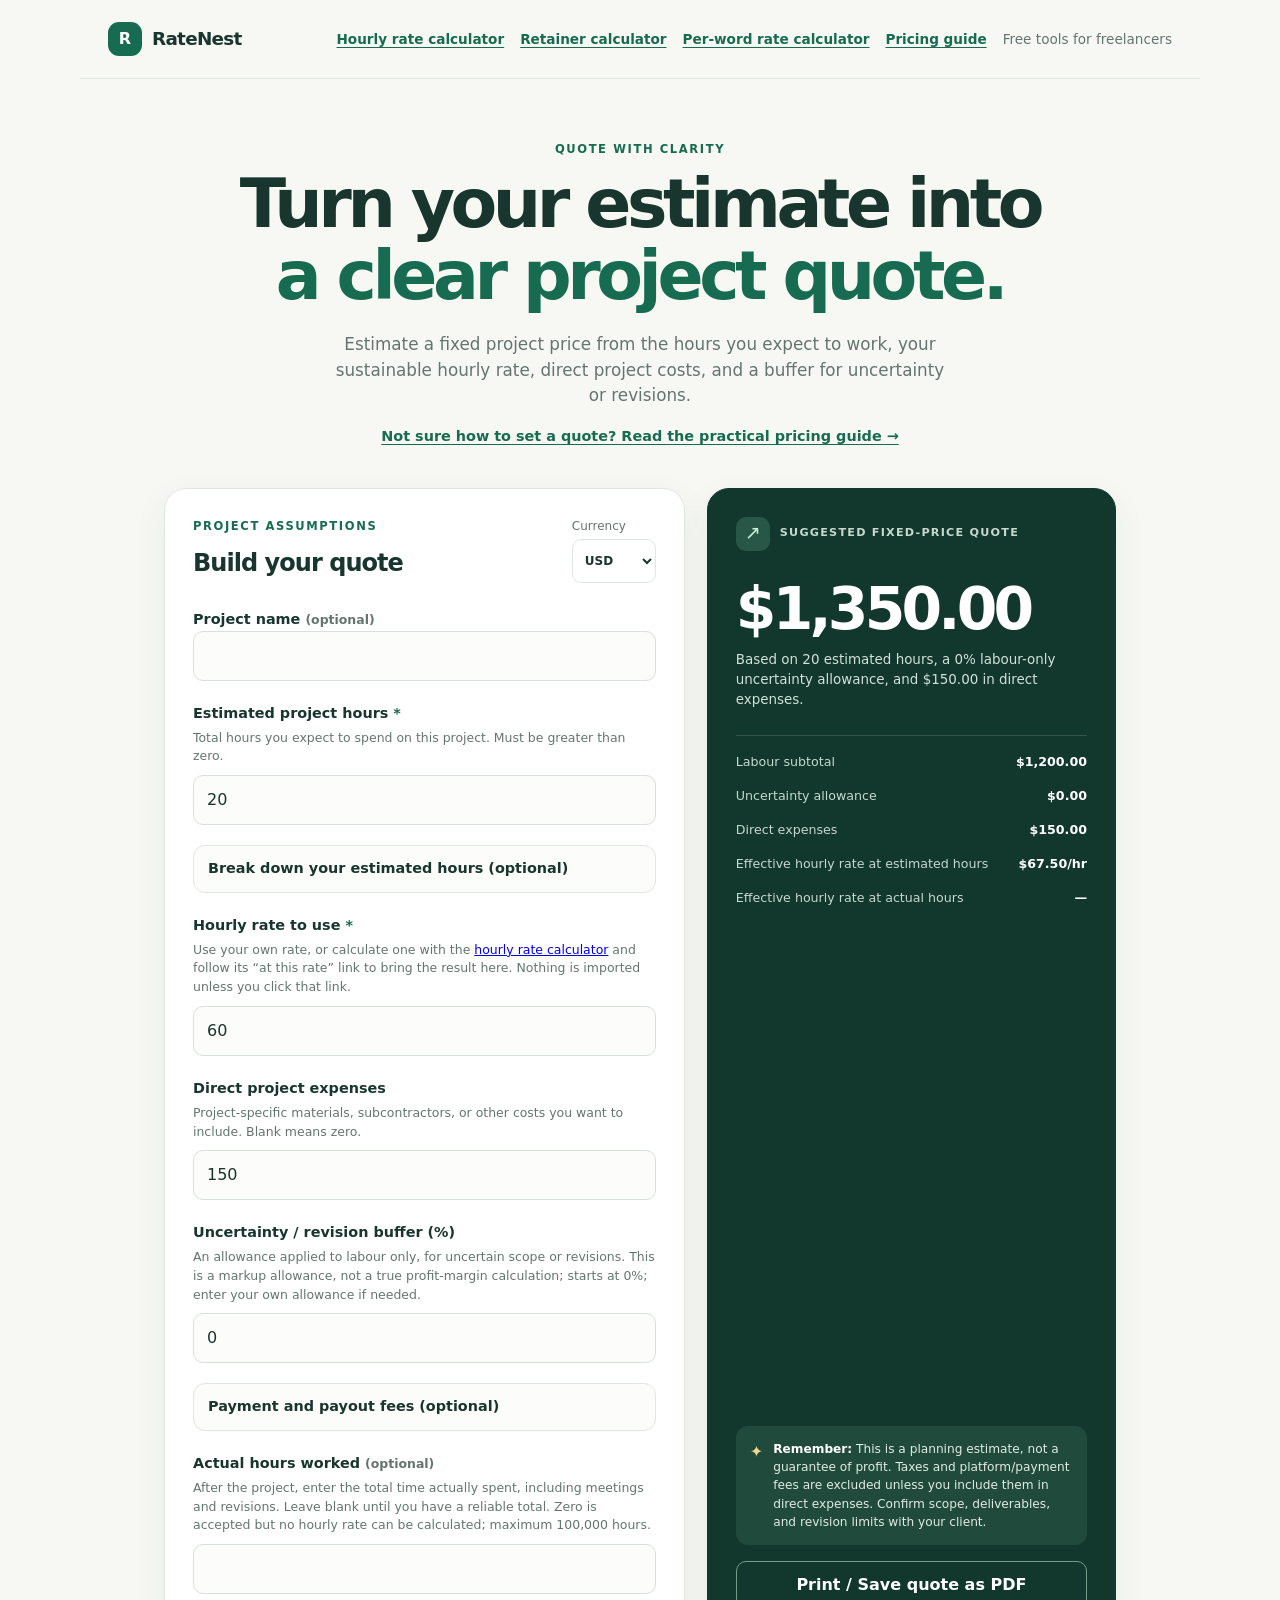
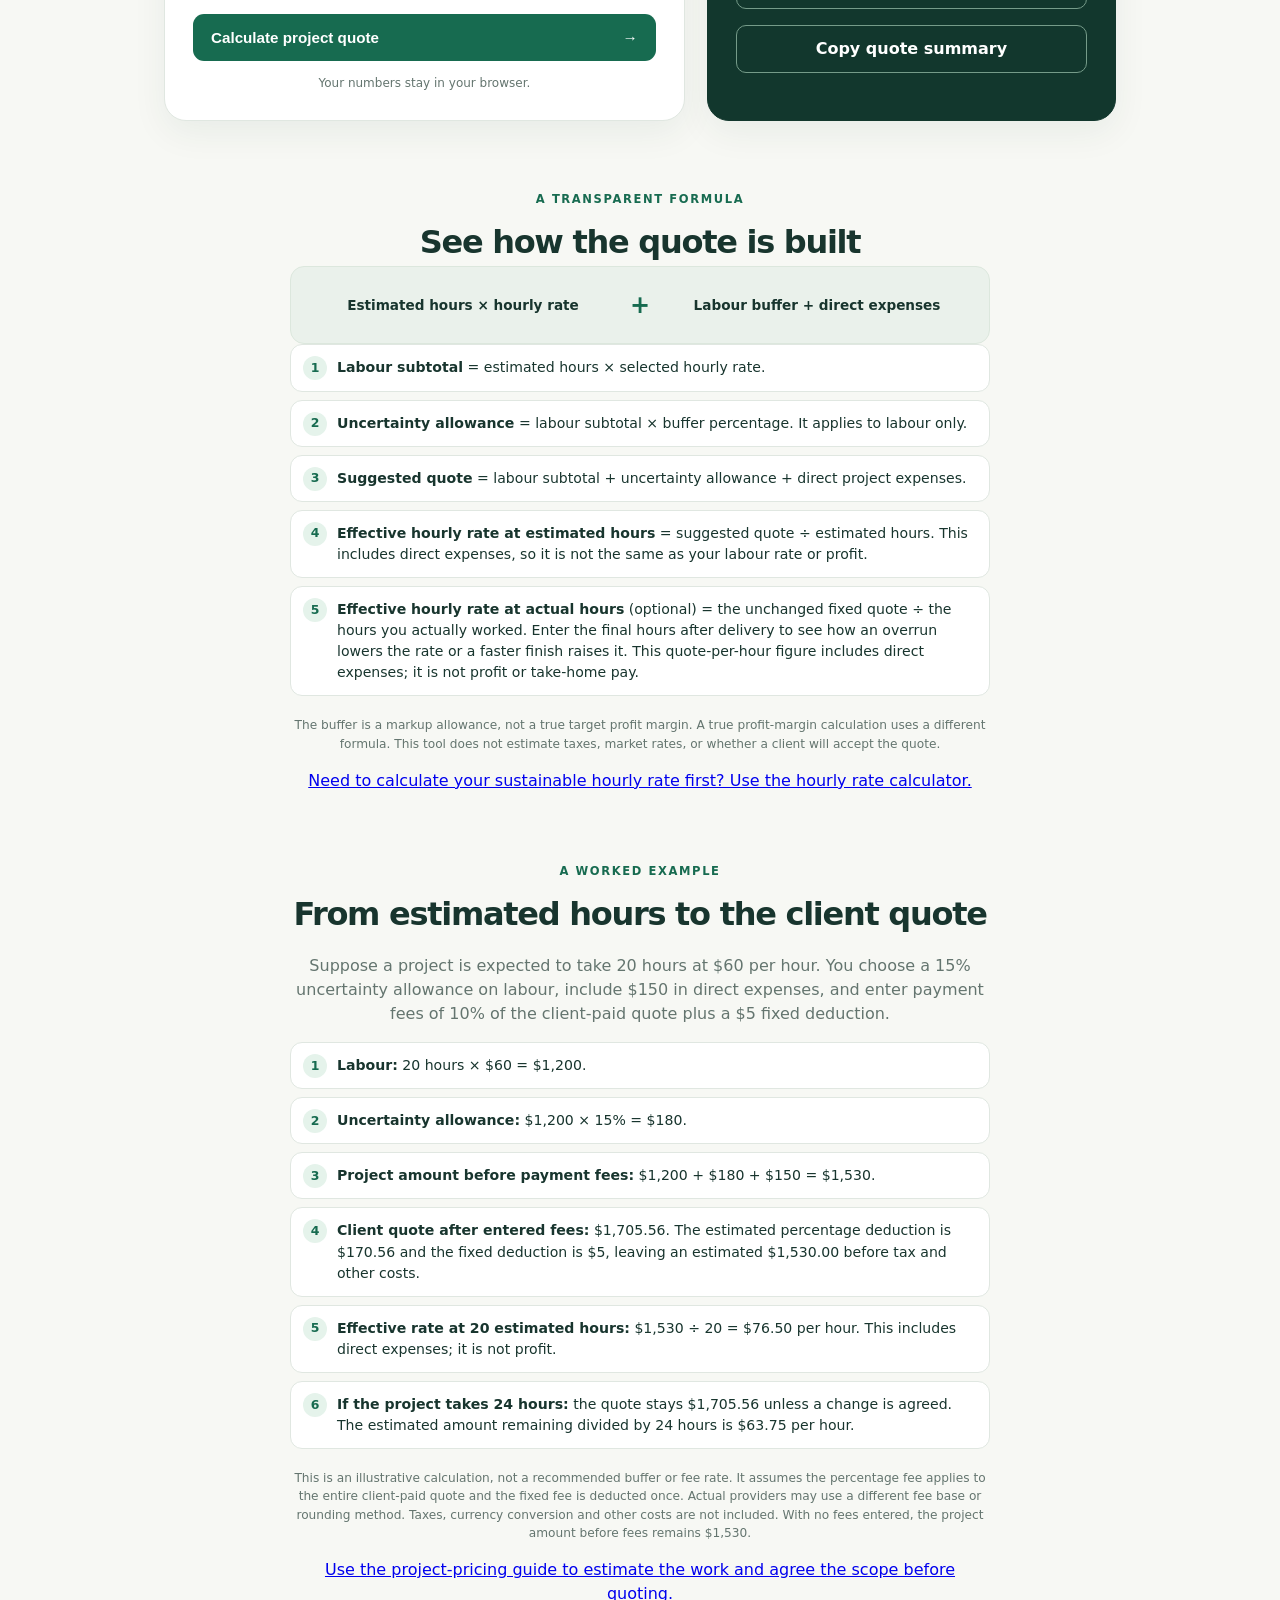
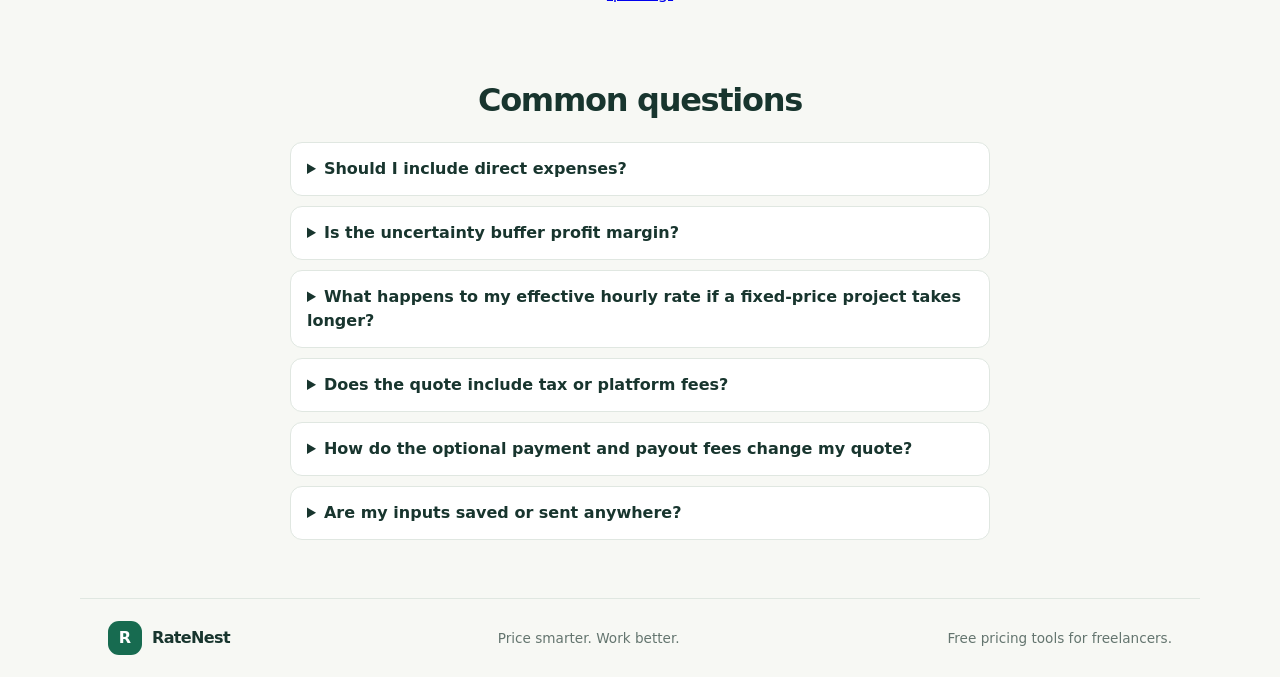
<file: project-pricing.html>
<!doctype html>
<html lang="en">
<head>
  <meta charset="utf-8">
  <meta name="viewport" content="width=device-width, initial-scale=1">
  <meta name="theme-color" content="#102c26">
  <meta name="description" content="Estimate a fixed-price freelance project quote, then check its effective hourly rate against actual hours worked and direct costs.">
  <title>Freelance Project Quote Calculator — RateNest</title>
  <link rel="canonical" href="https://ratenest.pages.dev/project-pricing">
  <meta property="og:type" content="website">
  <meta property="og:site_name" content="RateNest">
  <meta property="og:title" content="Freelance Project Quote Calculator — RateNest">
  <meta property="og:description" content="Build a fixed-price project quote and see how actual hours worked change its effective hourly rate.">
  <meta property="og:url" content="https://ratenest.pages.dev/project-pricing">
  <meta name="twitter:card" content="summary">
  <link rel="stylesheet" href="./styles.css">
  <script type="application/ld+json">
  {
    "@context": "https://schema.org",
    "@type": "WebApplication",
    "name": "RateNest Freelance Project Quote Calculator",
    "url": "https://ratenest.pages.dev/project-pricing",
    "applicationCategory": "FinanceApplication",
    "operatingSystem": "Any",
    "browserRequirements": "Requires JavaScript",
    "isAccessibleForFree": true,
    "offers": { "@type": "Offer", "price": "0", "priceCurrency": "USD" },
    "description": "A free client-side calculator for estimating a fixed-price freelance project quote."
  }
  </script>
  <script type="module" src="./project-pricing.mjs"></script>
</head>
<body>
  <a class="skip-link" href="#project-form">Skip to the calculator</a>
  <header class="site-header">
    <a class="brand" href="./"><span class="brand-mark" aria-hidden="true">R</span> RateNest</a>
    <nav aria-label="Pricing tools"><a href="./">Hourly rate calculator</a><a href="./retainer-pricing.html">Retainer calculator</a><a href="./per-word-rate-calculator.html">Per-word rate calculator</a><a href="./how-to-price-a-freelance-project.html">Pricing guide</a><span class="header-note">Free tools for freelancers</span></nav>
  </header>
  <main>
    <section class="hero">
      <p class="eyebrow">QUOTE WITH CLARITY</p>
      <h1>Turn your estimate into <br><span>a clear project quote.</span></h1>
      <p class="hero-copy">Estimate a fixed project price from the hours you expect to work, your sustainable hourly rate, direct project costs, and a buffer for uncertainty or revisions.</p>
      <p class="tool-link"><a href="./how-to-price-a-freelance-project.html">Not sure how to set a quote? Read the practical pricing guide →</a></p>
    </section>
    <noscript><p class="noscript-note">JavaScript is required to calculate a quote. Your numbers are processed locally in your browser.</p></noscript>
    <section class="calculator-layout" aria-label="Fixed-price project quote calculator">
      <form id="project-form" class="calculator-card" novalidate aria-labelledby="form-title">
        <div class="section-heading">
          <div><p class="eyebrow">PROJECT ASSUMPTIONS</p><h2 id="form-title">Build your quote</h2></div>
          <label class="currency-control" for="currency"><span>Currency</span>
            <select id="currency" name="currency">
              <option value="USD">USD</option><option value="EUR">EUR</option><option value="GBP">GBP</option><option value="TND">TND</option><option value="CAD">CAD</option><option value="AUD">AUD</option>
            </select>
          </label>
        </div>
        <div class="field">
          <label for="projectTitle">Project name <span class="field-help">(optional)</span></label>
          <input id="projectTitle" name="projectTitle" type="text" maxlength="120" autocomplete="off">
        </div>
        <div class="field">
          <label for="estimatedHours">Estimated project hours <span class="required" aria-hidden="true">*</span></label>
          <p class="field-help" id="estimatedHours-help">Total hours you expect to spend on this project. Must be greater than zero.</p>
          <input id="estimatedHours" name="estimatedHours" type="number" min="0.01" max="100000" step="any" value="20" required inputmode="decimal" aria-describedby="estimatedHours-help estimatedHours-error">
          <p class="field-error" id="estimatedHours-error" hidden></p>
        </div>
        <details class="adjustments hours-breakdown" id="hours-breakdown">
          <summary>Break down your estimated hours (optional)</summary>
          <p class="adjustments-intro">Enter the work you expect in each category, then add the breakdown to the total-hours field above. Blank categories count as zero. These are prompts, not fixed percentages.</p>
          <div class="field-row">
            <div class="field"><label for="planningHours">Discovery and planning hours</label><input id="planningHours" type="number" min="0" max="100000" step="any" inputmode="decimal" value=""></div>
            <div class="field"><label for="productionHours">Production / delivery hours</label><input id="productionHours" type="number" min="0" max="100000" step="any" inputmode="decimal" value=""></div>
            <div class="field"><label for="meetingsHours">Meetings and communication hours</label><input id="meetingsHours" type="number" min="0" max="100000" step="any" inputmode="decimal" value=""></div>
            <div class="field"><label for="revisionsHours">Revisions and QA hours</label><input id="revisionsHours" type="number" min="0" max="100000" step="any" inputmode="decimal" value=""></div>
            <div class="field"><label for="managementHours">Project management and admin hours</label><input id="managementHours" type="number" min="0" max="100000" step="any" inputmode="decimal" value=""></div>
          </div>
          <button class="copy-button" id="apply-hours-breakdown" type="button">Add breakdown to total hours</button>
          <p class="copy-status" id="breakdown-status" role="status" aria-live="polite"></p>
        </details>
        <div class="field">
          <label for="hourlyRate">Hourly rate to use <span class="required" aria-hidden="true">*</span></label>
          <p class="field-help" id="hourlyRate-help">Use your own rate, or calculate one with the <a href="./">hourly rate calculator</a> and follow its “at this rate” link to bring the result here. Nothing is imported unless you click that link.</p>
          <p class="field-help rate-carried" id="hourlyRate-carried" role="status" hidden></p>
          <input id="hourlyRate" name="hourlyRate" type="number" min="0" max="1000000000" step="any" value="60" required inputmode="decimal" aria-describedby="hourlyRate-help hourlyRate-error">
          <p class="field-error" id="hourlyRate-error" hidden></p>
        </div>
        <div class="field">
          <label for="directExpenses">Direct project expenses</label>
          <p class="field-help" id="directExpenses-help">Project-specific materials, subcontractors, or other costs you want to include. Blank means zero.</p>
          <input id="directExpenses" name="directExpenses" type="number" min="0" max="1000000000" step="any" value="150" inputmode="decimal" aria-describedby="directExpenses-help directExpenses-error">
          <p class="field-error" id="directExpenses-error" hidden></p>
        </div>
        <div class="field">
          <label for="bufferPercent">Uncertainty / revision buffer (%)</label>
          <p class="field-help" id="bufferPercent-help">An allowance applied to labour only, for uncertain scope or revisions. This is a markup allowance, not a true profit-margin calculation; starts at 0%; enter your own allowance if needed.</p>
          <input id="bufferPercent" name="bufferPercent" type="number" min="0" max="100" step="any" value="0" inputmode="decimal" aria-describedby="bufferPercent-help bufferPercent-error">
          <p class="field-error" id="bufferPercent-error" hidden></p>
        </div>
        <details class="adjustments payout-fees" id="payout-fees">
          <summary>Payment and payout fees (optional)</summary>
          <p class="adjustments-intro">Enter only the fees you know apply to how you will be paid. RateNest adds no default rates and names no provider. The quote is raised so about your target amount remains after the fees you enter. Blank means zero, and with both blank the quote is unchanged.</p>
          <div class="field-row">
            <div class="field">
              <label for="feePercent">Percentage fee on the client-paid quote (%)</label>
              <p class="field-help" id="feePercent-help">One combined percentage, taken from the whole amount the client pays. Providers can charge on a different base, so treat this as your own estimate. Up to 50%, at most 3 decimal places.</p>
              <input id="feePercent" name="feePercent" type="number" min="0" max="50" step="any" value="" inputmode="decimal" aria-describedby="feePercent-help feePercent-error">
              <p class="field-error" id="feePercent-error" hidden></p>
            </div>
            <div class="field">
              <label for="fixedFee">Fixed payout fee (deducted once)</label>
              <p class="field-help" id="fixedFee-help">A flat amount in the selected currency, taken once from the payment. No currency conversion is applied.</p>
              <input id="fixedFee" name="fixedFee" type="number" min="0" max="1000000000" step="any" value="" inputmode="decimal" aria-describedby="fixedFee-help fixedFee-error">
              <p class="field-error" id="fixedFee-error" hidden></p>
            </div>
          </div>
        </details>
        <div class="field">
          <label for="actualHours">Actual hours worked <span class="field-help">(optional)</span></label>
          <p class="field-help" id="actualHours-help">After the project, enter the total time actually spent, including meetings and revisions. Leave blank until you have a reliable total. Zero is accepted but no hourly rate can be calculated; maximum 100,000 hours.</p>
          <input id="actualHours" name="actualHours" type="number" min="0" max="100000" step="any" value="" inputmode="decimal" aria-describedby="actualHours-help actualHours-error">
          <p class="field-error" id="actualHours-error" hidden></p>
        </div>
        <button class="calculate-button" type="submit">Calculate project quote <span aria-hidden="true">→</span></button>
        <p class="privacy-note">Your numbers stay in your browser.</p>
      </form>
      <section class="result-card" aria-labelledby="result-heading">
        <h2 id="result-heading" class="sr-only">Your project quote</h2>
        <div class="print-only quote-document-heading"><p class="eyebrow">PROJECT QUOTE</p><h2 id="print-project-title">Freelance project</h2></div>
        <div class="result-top"><span class="result-icon" aria-hidden="true">↗</span><span class="result-label">SUGGESTED FIXED-PRICE QUOTE</span></div>
        <p id="quote-total" class="rate-result">$1,350.00</p>
        <p id="quote-summary" class="result-summary">Based on 20 estimated hours, a 0% labour-only uncertainty allowance, and $150.00 in direct expenses.</p>
        <div class="result-divider"></div>
        <div class="result-stat"><span>Labour subtotal</span><strong id="labour-total">$1,200.00</strong></div>
        <div class="result-stat"><span>Uncertainty allowance</span><strong id="buffer-total">$0.00</strong></div>
        <div class="result-stat"><span>Direct expenses</span><strong id="expenses-total">$150.00</strong></div>
        <div class="result-stat" id="pct-fee-line" hidden><span>Percentage payment fee</span><strong id="pct-fee-total">—</strong></div>
        <div class="result-stat" id="fixed-fee-line" hidden><span>Fixed payout fee</span><strong id="fixed-fee-total">—</strong></div>
        <div class="result-stat internal-stat" id="remaining-line" hidden><span>Estimated amount remaining after entered fees</span><strong id="remaining-total">—</strong></div>
        <p id="fee-note" class="result-summary internal-stat" hidden></p>
        <div class="result-stat internal-stat"><span>Effective hourly rate at estimated hours</span><strong id="effective-rate">$67.50/hr</strong></div>
        <div class="result-stat internal-stat"><span>Effective hourly rate at actual hours</span><strong id="actual-effective-rate">—</strong></div>
        <p id="actual-hours-note" class="result-summary" hidden></p>
        <div class="result-tip"><span aria-hidden="true">✦</span><p id="quote-tip"><strong>Remember:</strong> This is a planning estimate, not a guarantee of profit. Taxes and platform/payment fees are excluded unless you include them in direct expenses. Confirm scope, deliverables, and revision limits with your client.</p></div>
        <p id="quote-print-note" class="print-only quote-print-note">This estimate is not a contract or invoice. Confirm the scope, deliverables, timeline, revision limits, payment schedule and applicable taxes with your client. Taxes and platform/payment fees are not included unless listed in direct expenses.</p>
        <button id="print-quote" class="copy-button print-action" type="button" disabled>Print / Save quote as PDF</button>
        <button id="copy-quote" class="copy-button" type="button">Copy quote summary</button>
        <p id="copy-status" class="copy-status" role="status" aria-live="polite"></p>
      </section>
    </section>
    <section class="explainer">
      <p class="eyebrow">A TRANSPARENT FORMULA</p>
      <h2>See how the quote is built</h2>
      <div class="formula"><span>Estimated hours × hourly rate</span><span class="formula-line" aria-hidden="true">+</span><span>Labour buffer + direct expenses</span></div>
      <ol class="steps">
        <li><strong>Labour subtotal</strong> = estimated hours × selected hourly rate.</li>
        <li><strong>Uncertainty allowance</strong> = labour subtotal × buffer percentage. It applies to labour only.</li>
        <li><strong>Suggested quote</strong> = labour subtotal + uncertainty allowance + direct project expenses.</li>
        <li><strong>Effective hourly rate at estimated hours</strong> = suggested quote ÷ estimated hours. This includes direct expenses, so it is not the same as your labour rate or profit.</li>
        <li><strong>Effective hourly rate at actual hours</strong> (optional) = the unchanged fixed quote ÷ the hours you actually worked. Enter the final hours after delivery to see how an overrun lowers the rate or a faster finish raises it. This quote-per-hour figure includes direct expenses; it is not profit or take-home pay.</li>
      </ol>
      <p class="fine-print">The buffer is a markup allowance, not a true target profit margin. A true profit-margin calculation uses a different formula. This tool does not estimate taxes, market rates, or whether a client will accept the quote.</p>
      <p><a href="./">Need to calculate your sustainable hourly rate first? Use the hourly rate calculator.</a></p>
    </section>
    <section class="explainer" aria-labelledby="project-example-heading">
      <p class="eyebrow">A WORKED EXAMPLE</p>
      <h2 id="project-example-heading">From estimated hours to the client quote</h2>
      <p>Suppose a project is expected to take 20 hours at $60 per hour. You choose a 15% uncertainty allowance on labour, include $150 in direct expenses, and enter payment fees of 10% of the client-paid quote plus a $5 fixed deduction.</p>
      <ol class="steps">
        <li><strong>Labour:</strong> 20 hours × $60 = $1,200.</li>
        <li><strong>Uncertainty allowance:</strong> $1,200 × 15% = $180.</li>
        <li><strong>Project amount before payment fees:</strong> $1,200 + $180 + $150 = $1,530.</li>
        <li><strong>Client quote after entered fees:</strong> $1,705.56. The estimated percentage deduction is $170.56 and the fixed deduction is $5, leaving an estimated $1,530.00 before tax and other costs.</li>
        <li><strong>Effective rate at 20 estimated hours:</strong> $1,530 ÷ 20 = $76.50 per hour. This includes direct expenses; it is not profit.</li>
        <li><strong>If the project takes 24 hours:</strong> the quote stays $1,705.56 unless a change is agreed. The estimated amount remaining divided by 24 hours is $63.75 per hour.</li>
      </ol>
      <p class="fine-print">This is an illustrative calculation, not a recommended buffer or fee rate. It assumes the percentage fee applies to the entire client-paid quote and the fixed fee is deducted once. Actual providers may use a different fee base or rounding method. Taxes, currency conversion and other costs are not included. With no fees entered, the project amount before fees remains $1,530.</p>
      <p><a href="./how-to-price-a-freelance-project.html">Use the project-pricing guide to estimate the work and agree the scope before quoting.</a></p>
    </section>

    <section class="explainer faq" aria-labelledby="faq-heading">
      <h2 id="faq-heading">Common questions</h2>
      <details><summary>Should I include direct expenses?</summary><p>Include project-specific costs that you want the client price to cover, such as materials or subcontractors. Avoid counting the same expense twice if your hourly rate already accounts for it.</p></details>
      <details><summary>Is the uncertainty buffer profit margin?</summary><p>No. This calculator adds a percentage of the labour subtotal. That is a markup-style allowance for uncertain work or revisions, not a true profit margin. A true target margin requires dividing cost by one minus the margin percentage.</p></details>
      <details><summary>What happens to my effective hourly rate if a fixed-price project takes longer?</summary><p>The agreed project quote stays the same unless you and the client approve a change order. Divide that quote by the actual hours worked to see the quote per hour: more hours lower the rate, while fewer hours raise it. Include meetings and revisions in your time total. This figure includes direct project expenses and is not profit or take-home pay.</p></details>
      <details><summary>Does the quote include tax or platform fees?</summary><p>No automatic tax or provider fee is added. You can enter known payment and payout fees in the optional section above. Tax rules vary, and this calculator does not estimate tax.</p></details>
      <details><summary>How do the optional payment and payout fees change my quote?</summary><p>Enter a percentage fee that applies to the entire amount the client pays and a fixed payout fee deducted once. RateNest raises the client quote so the estimated amount remaining after those entered fees covers the project quote you calculated before fees. For example, a $1,350 target with a 10% percentage fee and a $5 fixed fee produces a $1,505.56 client quote; estimated deductions are $150.56 plus $5, leaving $1,350.00. This is a model for your own estimate: providers may calculate fees on a different base or in stages. No provider rates, tax or currency conversion are applied. The estimated amount remaining is not profit or take-home pay.</p></details>
      <details><summary>Are my inputs saved or sent anywhere?</summary><p>No. Calculations run in your browser. RateNest does not send or store the values you enter.</p></details>
    </section>
  </main>
  <footer><a class="brand footer-brand" href="./"><span class="brand-mark" aria-hidden="true">R</span> RateNest</a><span>Price smarter. Work better.</span><span>Free pricing tools for freelancers.</span></footer>
</body>
</html>
</file>
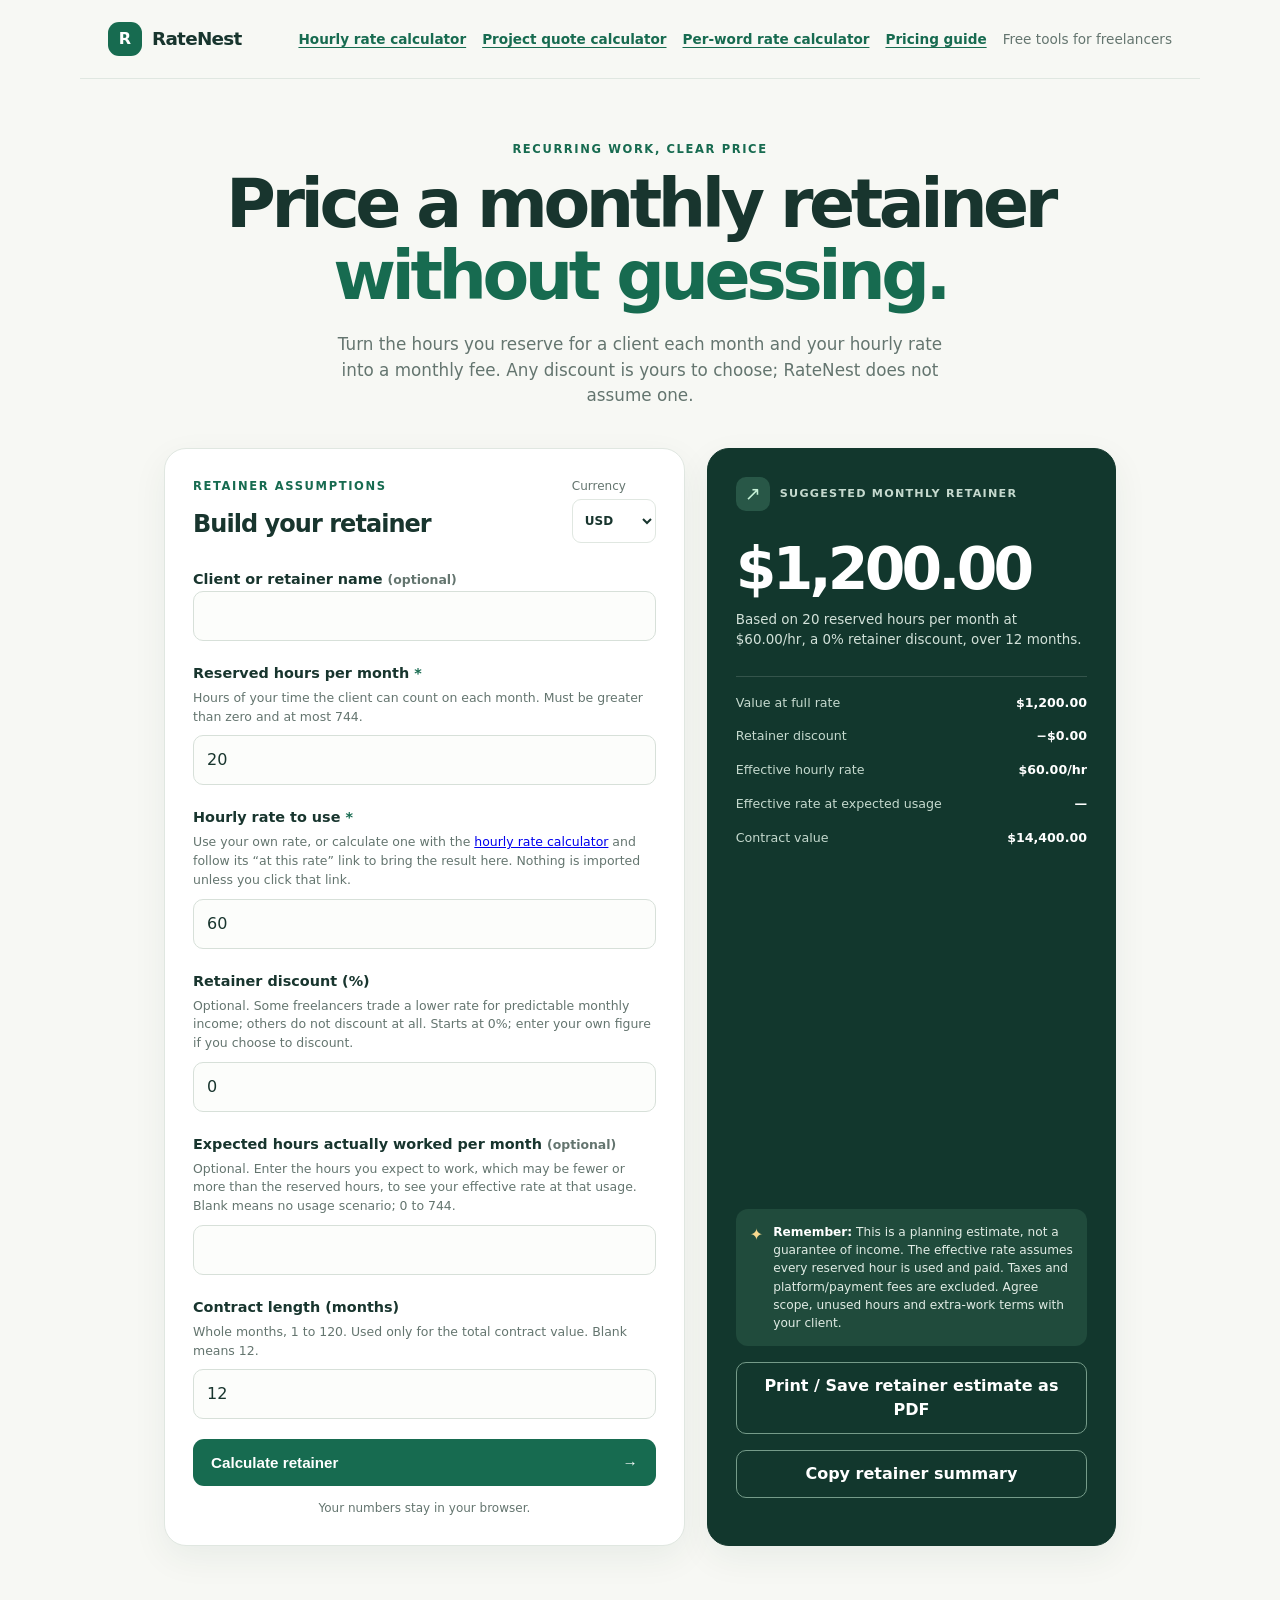
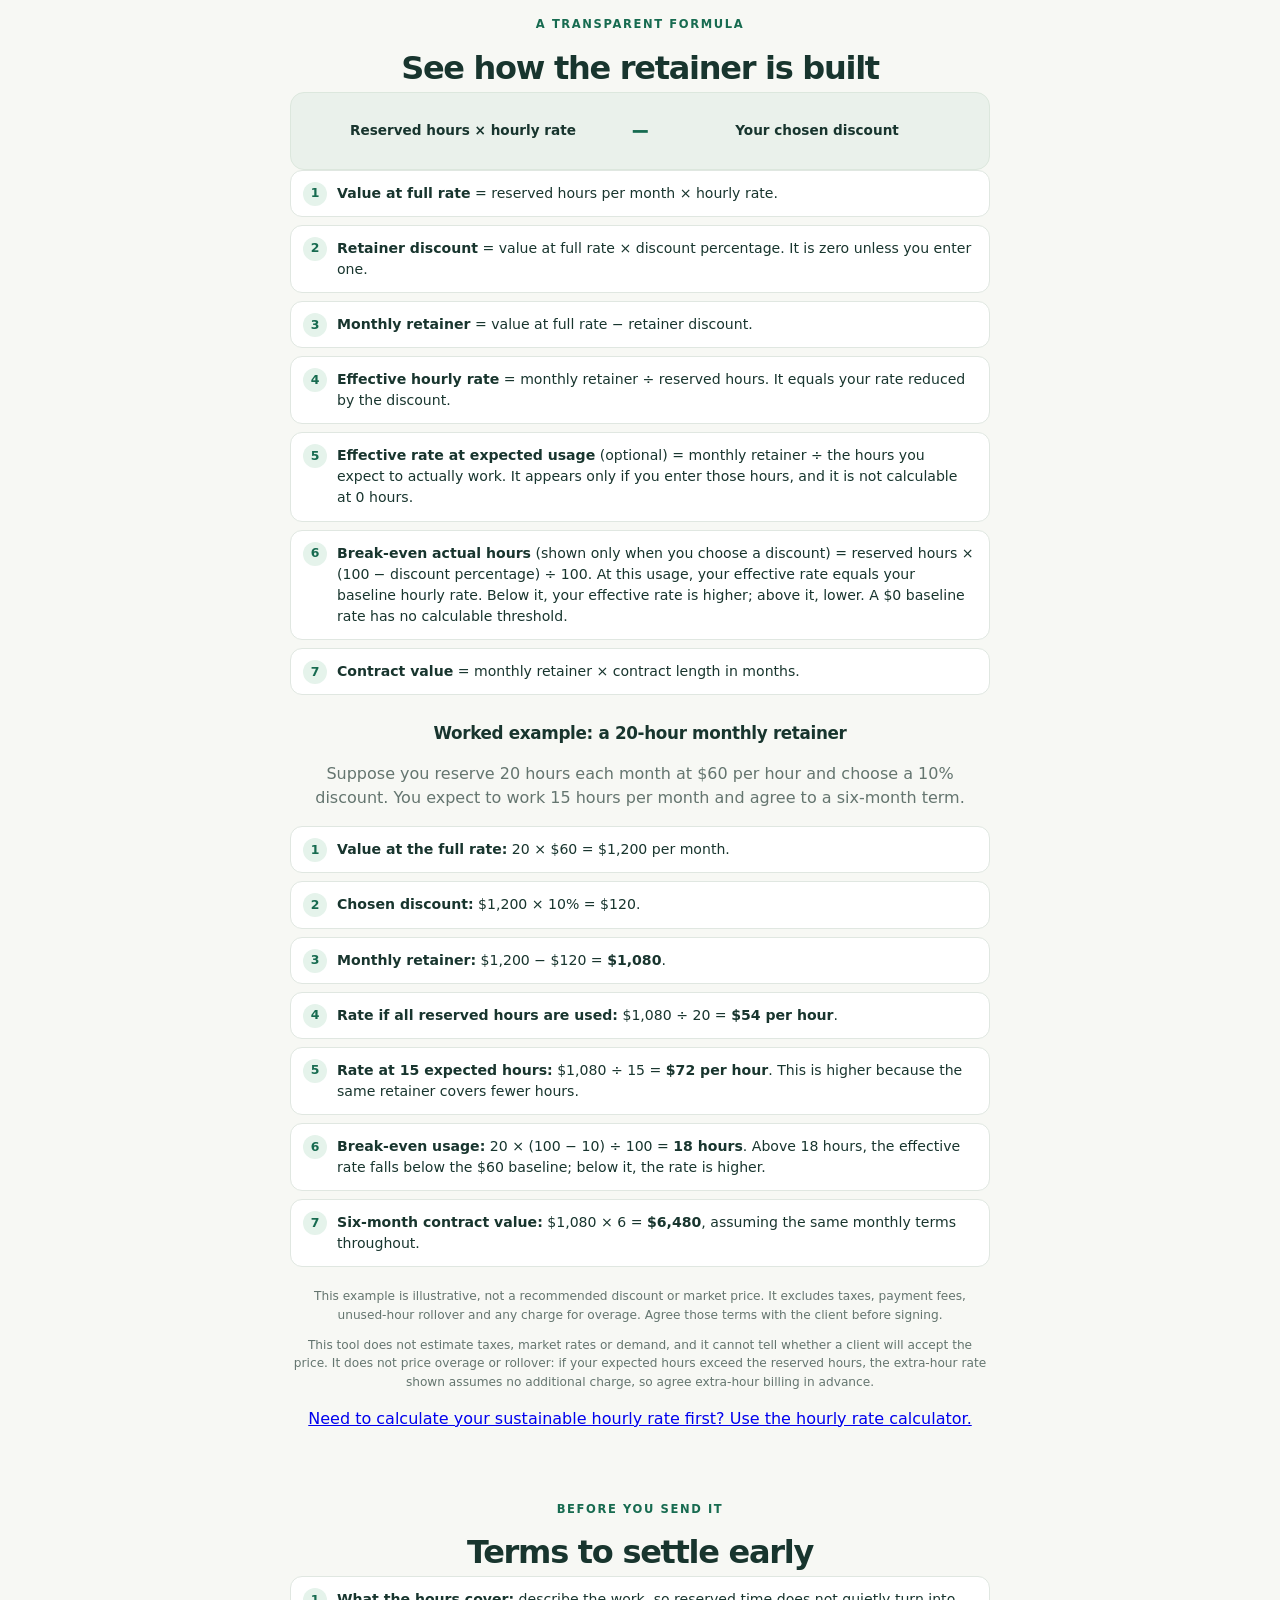
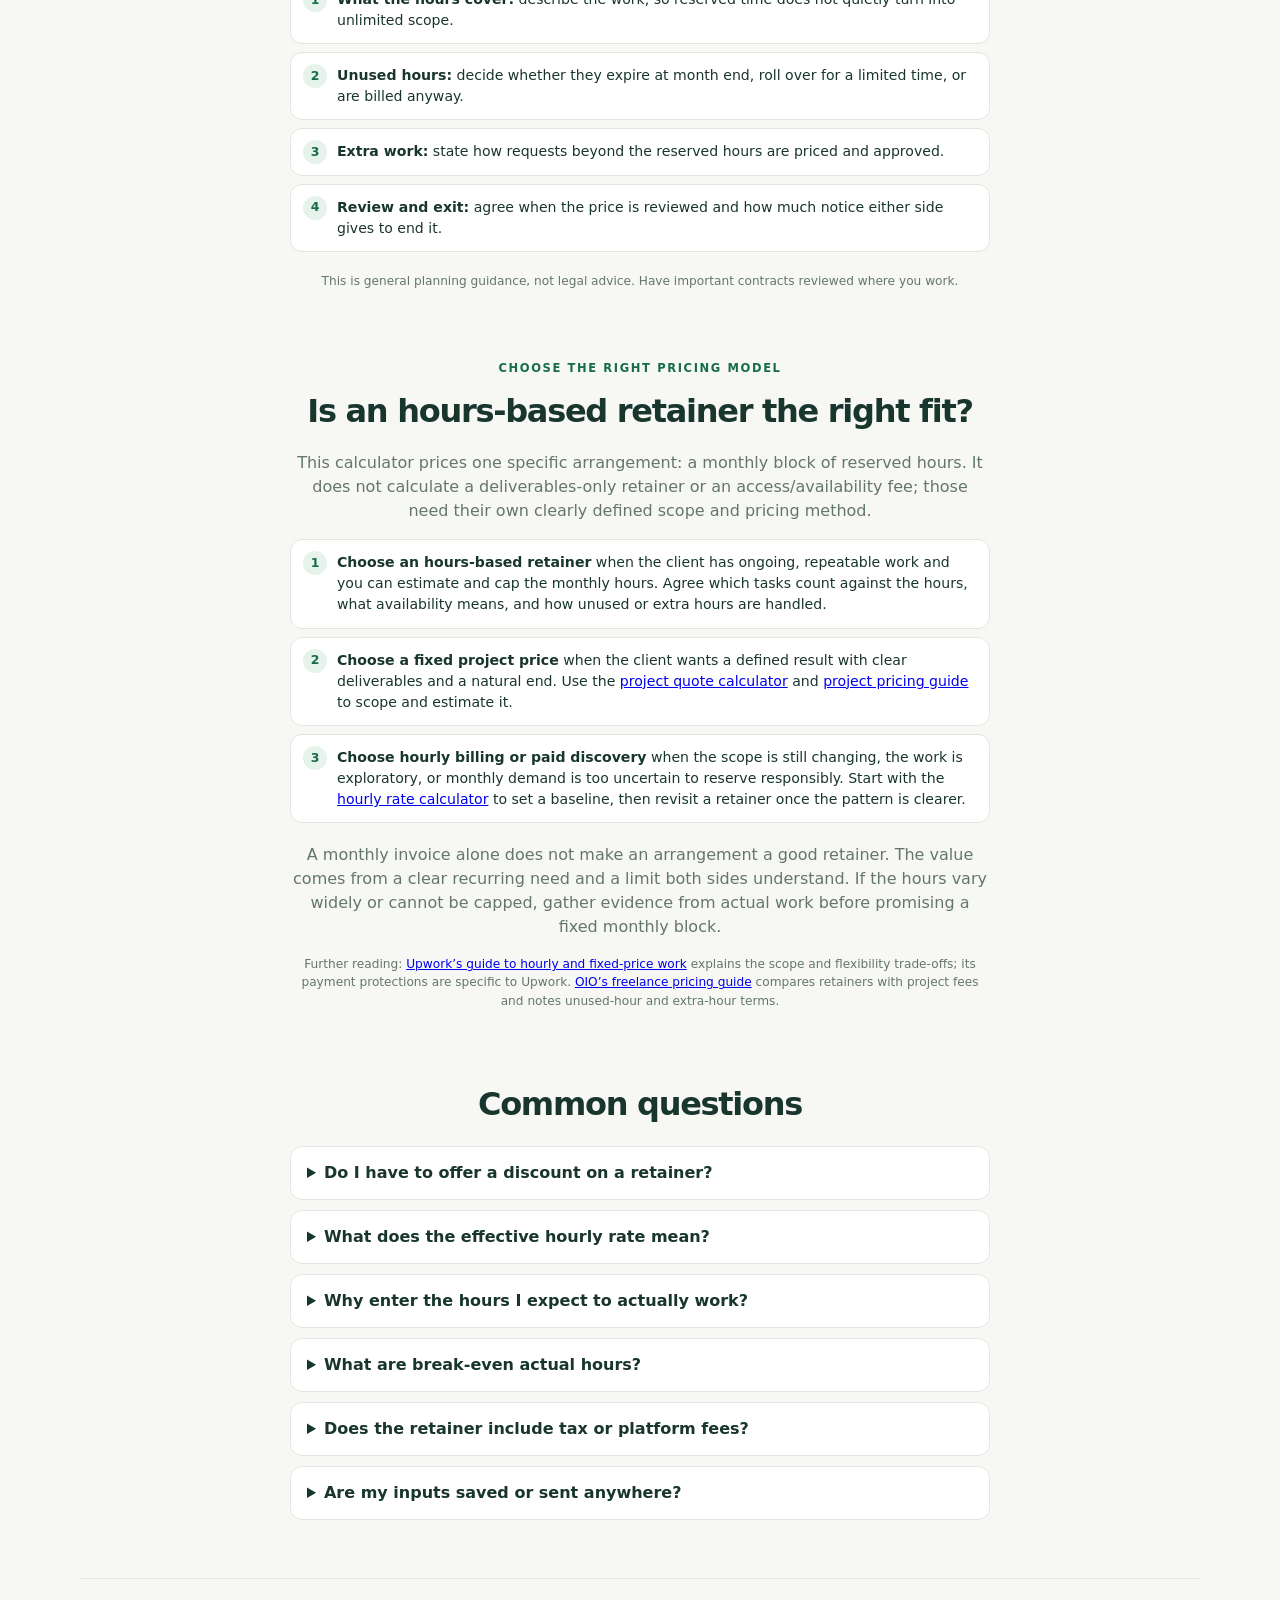
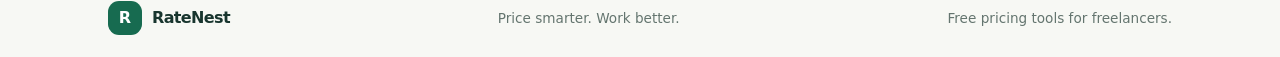
<file: retainer-pricing.html>
<!doctype html>
<html lang="en">
<head>
  <meta charset="utf-8">
  <meta name="viewport" content="width=device-width, initial-scale=1">
  <meta name="theme-color" content="#102c26">
  <meta name="description" content="Price a monthly freelance retainer from reserved hours, your hourly rate, and an optional discount. See your effective rate, break-even usage hours and contract value.">
  <title>Freelance Retainer Calculator — RateNest</title>
  <link rel="canonical" href="https://ratenest.pages.dev/retainer-pricing">
  <meta property="og:type" content="website">
  <meta property="og:site_name" content="RateNest">
  <meta property="og:title" content="Freelance Retainer Calculator — RateNest">
  <meta property="og:description" content="Turn reserved monthly hours and your hourly rate into a clear monthly retainer, effective rate and contract value.">
  <meta property="og:url" content="https://ratenest.pages.dev/retainer-pricing">
  <meta name="twitter:card" content="summary">
  <link rel="stylesheet" href="./styles.css">
  <script type="application/ld+json">
  {
    "@context": "https://schema.org",
    "@type": "WebApplication",
    "name": "RateNest Freelance Retainer Calculator",
    "url": "https://ratenest.pages.dev/retainer-pricing",
    "applicationCategory": "FinanceApplication",
    "operatingSystem": "Any",
    "browserRequirements": "Requires JavaScript",
    "isAccessibleForFree": true,
    "offers": { "@type": "Offer", "price": "0", "priceCurrency": "USD" },
    "description": "A free client-side calculator for estimating a monthly freelance retainer from reserved hours, hourly rate and an optional discount."
  }
  </script>
  <script type="module" src="./retainer-pricing.mjs"></script>
</head>
<body>
  <a class="skip-link" href="#retainer-form">Skip to the calculator</a>
  <header class="site-header">
    <a class="brand" href="./"><span class="brand-mark" aria-hidden="true">R</span> RateNest</a>
    <nav aria-label="Pricing tools"><a href="./">Hourly rate calculator</a><a href="./project-pricing.html">Project quote calculator</a><a href="./per-word-rate-calculator.html">Per-word rate calculator</a><a href="./how-to-price-a-freelance-project.html">Pricing guide</a><span class="header-note">Free tools for freelancers</span></nav>
  </header>
  <main>
    <section class="hero">
      <p class="eyebrow">RECURRING WORK, CLEAR PRICE</p>
      <h1>Price a monthly retainer <br><span>without guessing.</span></h1>
      <p class="hero-copy">Turn the hours you reserve for a client each month and your hourly rate into a monthly fee. Any discount is yours to choose; RateNest does not assume one.</p>
    </section>
    <noscript><p class="noscript-note">JavaScript is required to calculate a retainer. Your numbers are processed locally in your browser.</p></noscript>
    <section class="calculator-layout" aria-label="Monthly retainer calculator">
      <form id="retainer-form" class="calculator-card" novalidate aria-labelledby="form-title">
        <div class="section-heading">
          <div><p class="eyebrow">RETAINER ASSUMPTIONS</p><h2 id="form-title">Build your retainer</h2></div>
          <label class="currency-control" for="currency"><span>Currency</span>
            <select id="currency" name="currency">
              <option value="USD">USD</option><option value="EUR">EUR</option><option value="GBP">GBP</option><option value="TND">TND</option><option value="CAD">CAD</option><option value="AUD">AUD</option>
            </select>
          </label>
        </div>
        <div class="field">
          <label for="retainerName">Client or retainer name <span class="field-help">(optional)</span></label>
          <input id="retainerName" name="retainerName" type="text" maxlength="120" autocomplete="off">
        </div>
        <div class="field">
          <label for="monthlyHours">Reserved hours per month <span class="required" aria-hidden="true">*</span></label>
          <p class="field-help" id="monthlyHours-help">Hours of your time the client can count on each month. Must be greater than zero and at most 744.</p>
          <input id="monthlyHours" name="monthlyHours" type="number" min="0.01" max="744" step="any" value="20" required inputmode="decimal" aria-describedby="monthlyHours-help monthlyHours-error">
          <p class="field-error" id="monthlyHours-error" hidden></p>
        </div>
        <div class="field">
          <label for="hourlyRate">Hourly rate to use <span class="required" aria-hidden="true">*</span></label>
          <p class="field-help" id="hourlyRate-help">Use your own rate, or calculate one with the <a href="./">hourly rate calculator</a> and follow its “at this rate” link to bring the result here. Nothing is imported unless you click that link.</p>
          <p class="field-help rate-carried" id="hourlyRate-carried" role="status" hidden></p>
          <input id="hourlyRate" name="hourlyRate" type="number" min="0" max="1000000000" step="any" value="60" required inputmode="decimal" aria-describedby="hourlyRate-help hourlyRate-error">
          <p class="field-error" id="hourlyRate-error" hidden></p>
        </div>
        <div class="field">
          <label for="discountPercent">Retainer discount (%)</label>
          <p class="field-help" id="discountPercent-help">Optional. Some freelancers trade a lower rate for predictable monthly income; others do not discount at all. Starts at 0%; enter your own figure if you choose to discount.</p>
          <input id="discountPercent" name="discountPercent" type="number" min="0" max="100" step="any" value="0" inputmode="decimal" aria-describedby="discountPercent-help discountPercent-error">
          <p class="field-error" id="discountPercent-error" hidden></p>
        </div>
        <div class="field">
          <label for="expectedHours">Expected hours actually worked per month <span class="field-help">(optional)</span></label>
          <p class="field-help" id="expectedHours-help">Optional. Enter the hours you expect to work, which may be fewer or more than the reserved hours, to see your effective rate at that usage. Blank means no usage scenario; 0 to 744.</p>
          <input id="expectedHours" name="expectedHours" type="number" min="0" max="744" step="any" value="" inputmode="decimal" aria-describedby="expectedHours-help expectedHours-error">
          <p class="field-error" id="expectedHours-error" hidden></p>
        </div>
        <div class="field">
          <label for="months">Contract length (months)</label>
          <p class="field-help" id="months-help">Whole months, 1 to 120. Used only for the total contract value. Blank means 12.</p>
          <input id="months" name="months" type="number" min="1" max="120" step="1" value="12" inputmode="numeric" aria-describedby="months-help months-error">
          <p class="field-error" id="months-error" hidden></p>
        </div>
        <button class="calculate-button" type="submit">Calculate retainer <span aria-hidden="true">→</span></button>
        <p class="privacy-note">Your numbers stay in your browser.</p>
      </form>
      <section class="result-card" aria-labelledby="result-heading">
        <h2 id="result-heading" class="sr-only">Your retainer estimate</h2>
        <div class="print-only quote-document-heading"><p class="eyebrow">MONTHLY RETAINER ESTIMATE</p><h2 id="print-retainer-title">Freelance retainer</h2></div>
        <div class="result-top"><span class="result-icon" aria-hidden="true">↗</span><span class="result-label">SUGGESTED MONTHLY RETAINER</span></div>
        <p id="retainer-total" class="rate-result">$1,200.00</p>
        <p id="retainer-summary" class="result-summary internal-stat">Based on 20 reserved hours per month at $60.00/hr, a 0% retainer discount, over 12 months.</p>
        <p id="print-retainer-summary" class="print-only result-summary">Reserved capacity: 20 hours per month for 12 months.</p>
        <div class="result-divider"></div>
        <div class="result-stat print-only"><span>Reserved hours per month</span><strong id="print-reserved-hours">20</strong></div>
        <div class="result-stat internal-stat"><span>Value at full rate</span><strong id="full-value">$1,200.00</strong></div>
        <div class="result-stat internal-stat"><span>Retainer discount</span><strong id="discount-total">−$0.00</strong></div>
        <div class="result-stat internal-stat"><span>Effective hourly rate</span><strong id="effective-rate">$60.00/hr</strong></div>
        <div id="break-even-row" class="result-stat internal-stat" hidden><span>Break-even actual hours</span><strong id="break-even-hours">—</strong></div>
        <p id="break-even-note" class="result-summary internal-stat" hidden></p>
        <div class="result-stat internal-stat"><span>Effective rate at expected usage</span><strong id="usage-rate">—</strong></div>
        <p id="usage-note" class="result-summary internal-stat" hidden></p>
        <div class="result-stat"><span>Contract value</span><strong id="contract-total">$14,400.00</strong></div>
        <div class="result-tip"><span aria-hidden="true">✦</span><p><strong>Remember:</strong> This is a planning estimate, not a guarantee of income. The effective rate assumes every reserved hour is used and paid. Taxes and platform/payment fees are excluded. Agree scope, unused hours and extra-work terms with your client.</p></div>
        <p class="print-only quote-print-note">This is a planning estimate, not a contract or invoice. Confirm the services covered, availability, unused-hour rollover, extra-hour charges, payment dates, review terms, notice period, taxes and applicable fees with your client before agreeing. Terms and legal requirements vary by location.</p>
        <button id="print-retainer" class="copy-button print-action" type="button" disabled>Print / Save retainer estimate as PDF</button>
        <button id="copy-retainer" class="copy-button" type="button" disabled>Copy retainer summary</button>
        <p id="copy-status" class="copy-status" role="status" aria-live="polite"></p>
      </section>
    </section>
    <section class="explainer">
      <p class="eyebrow">A TRANSPARENT FORMULA</p>
      <h2>See how the retainer is built</h2>
      <div class="formula"><span>Reserved hours × hourly rate</span><span class="formula-line" aria-hidden="true">−</span><span>Your chosen discount</span></div>
      <ol class="steps">
        <li><strong>Value at full rate</strong> = reserved hours per month × hourly rate.</li>
        <li><strong>Retainer discount</strong> = value at full rate × discount percentage. It is zero unless you enter one.</li>
        <li><strong>Monthly retainer</strong> = value at full rate − retainer discount.</li>
        <li><strong>Effective hourly rate</strong> = monthly retainer ÷ reserved hours. It equals your rate reduced by the discount.</li>
        <li><strong>Effective rate at expected usage</strong> (optional) = monthly retainer ÷ the hours you expect to actually work. It appears only if you enter those hours, and it is not calculable at 0 hours.</li>
        <li><strong>Break-even actual hours</strong> (shown only when you choose a discount) = reserved hours × (100 − discount percentage) ÷ 100. At this usage, your effective rate equals your baseline hourly rate. Below it, your effective rate is higher; above it, lower. A $0 baseline rate has no calculable threshold.</li>
        <li><strong>Contract value</strong> = monthly retainer × contract length in months.</li>
      </ol>
      <h3>Worked example: a 20-hour monthly retainer</h3>
      <p>Suppose you reserve 20 hours each month at $60 per hour and choose a 10% discount. You expect to work 15 hours per month and agree to a six-month term.</p>
      <ul class="steps">
        <li><strong>Value at the full rate:</strong> 20 × $60 = $1,200 per month.</li>
        <li><strong>Chosen discount:</strong> $1,200 × 10% = $120.</li>
        <li><strong>Monthly retainer:</strong> $1,200 − $120 = <strong>$1,080</strong>.</li>
        <li><strong>Rate if all reserved hours are used:</strong> $1,080 ÷ 20 = <strong>$54 per hour</strong>.</li>
        <li><strong>Rate at 15 expected hours:</strong> $1,080 ÷ 15 = <strong>$72 per hour</strong>. This is higher because the same retainer covers fewer hours.</li>
        <li><strong>Break-even usage:</strong> 20 × (100 − 10) ÷ 100 = <strong>18 hours</strong>. Above 18 hours, the effective rate falls below the $60 baseline; below it, the rate is higher.</li>
        <li><strong>Six-month contract value:</strong> $1,080 × 6 = <strong>$6,480</strong>, assuming the same monthly terms throughout.</li>
      </ul>
      <p class="fine-print">This example is illustrative, not a recommended discount or market price. It excludes taxes, payment fees, unused-hour rollover and any charge for overage. Agree those terms with the client before signing.</p>
      <p class="fine-print">This tool does not estimate taxes, market rates or demand, and it cannot tell whether a client will accept the price. It does not price overage or rollover: if your expected hours exceed the reserved hours, the extra-hour rate shown assumes no additional charge, so agree extra-hour billing in advance.</p>
      <p><a href="./">Need to calculate your sustainable hourly rate first? Use the hourly rate calculator.</a></p>
    </section>
    <section class="explainer">
      <p class="eyebrow">BEFORE YOU SEND IT</p>
      <h2>Terms to settle early</h2>
      <ul class="steps">
        <li><strong>What the hours cover:</strong> describe the work, so reserved time does not quietly turn into unlimited scope.</li>
        <li><strong>Unused hours:</strong> decide whether they expire at month end, roll over for a limited time, or are billed anyway.</li>
        <li><strong>Extra work:</strong> state how requests beyond the reserved hours are priced and approved.</li>
        <li><strong>Review and exit:</strong> agree when the price is reviewed and how much notice either side gives to end it.</li>
      </ul>
      <p class="fine-print">This is general planning guidance, not legal advice. Have important contracts reviewed where you work.</p>
    </section>
    <section class="explainer" aria-labelledby="model-fit-heading">
      <p class="eyebrow">CHOOSE THE RIGHT PRICING MODEL</p>
      <h2 id="model-fit-heading">Is an hours-based retainer the right fit?</h2>
      <p>This calculator prices one specific arrangement: a monthly block of reserved hours. It does not calculate a deliverables-only retainer or an access/availability fee; those need their own clearly defined scope and pricing method.</p>
      <ul class="steps">
        <li><strong>Choose an hours-based retainer</strong> when the client has ongoing, repeatable work and you can estimate and cap the monthly hours. Agree which tasks count against the hours, what availability means, and how unused or extra hours are handled.</li>
        <li><strong>Choose a fixed project price</strong> when the client wants a defined result with clear deliverables and a natural end. Use the <a href="./project-pricing.html">project quote calculator</a> and <a href="./how-to-price-a-freelance-project.html">project pricing guide</a> to scope and estimate it.</li>
        <li><strong>Choose hourly billing or paid discovery</strong> when the scope is still changing, the work is exploratory, or monthly demand is too uncertain to reserve responsibly. Start with the <a href="./">hourly rate calculator</a> to set a baseline, then revisit a retainer once the pattern is clearer.</li>
      </ul>
      <p>A monthly invoice alone does not make an arrangement a good retainer. The value comes from a clear recurring need and a limit both sides understand. If the hours vary widely or cannot be capped, gather evidence from actual work before promising a fixed monthly block.</p>
      <p class="fine-print">Further reading: <a href="https://www.upwork.com/resources/fixed-price-vs-hourly-rate" rel="noopener noreferrer">Upwork’s guide to hourly and fixed-price work</a> explains the scope and flexibility trade-offs; its payment protections are specific to Upwork. <a href="https://oio.app/guides/how-to-price-a-freelance-project" rel="noopener noreferrer">OIO’s freelance pricing guide</a> compares retainers with project fees and notes unused-hour and extra-hour terms.</p>
    </section>
    <section class="explainer faq" aria-labelledby="faq-heading">
      <h2 id="faq-heading">Common questions</h2>
      <details><summary>Do I have to offer a discount on a retainer?</summary><p>No. A discount is optional. If you choose one, enter the percentage yourself; the calculator starts at 0% and shows the effective hourly rate so you can see what the discount costs you.</p></details>
      <details><summary>What does the effective hourly rate mean?</summary><p>It is the monthly retainer divided by the reserved hours. It describes what you earn per reserved hour if every reserved hour is used and the client pays in full, so it is not a guarantee of income.</p></details>
      <details><summary>Why enter the hours I expect to actually work?</summary><p>Clients rarely use exactly the reserved hours. Entering your expected hours shows what the same monthly fee works out to per hour if you work fewer hours (a higher rate) or more hours (a lower rate). Nothing is assumed for you: the field starts blank and the all-hours rate is always shown too.</p></details>
      <details><summary>What are break-even actual hours?</summary><p>When you choose a discount, this is the number of hours you can actually work before the effective hourly rate falls below the hourly rate you entered. At the threshold, both rates are equal. Fewer hours means a higher effective rate; more hours means a lower one. It is hidden when there is no discount because the threshold would simply repeat your reserved hours. A $0 hourly rate has no meaningful break-even threshold.</p></details>
      <details><summary>Does the retainer include tax or platform fees?</summary><p>No automatic tax or fee is applied. Rules and platform fees vary, so confirm the treatment that applies to you.</p></details>
      <details><summary>Are my inputs saved or sent anywhere?</summary><p>No. Calculations run in your browser. RateNest does not send or store the values you enter.</p></details>
    </section>
  </main>
  <footer><a class="brand footer-brand" href="./"><span class="brand-mark" aria-hidden="true">R</span> RateNest</a><span>Price smarter. Work better.</span><span>Free pricing tools for freelancers.</span></footer>
</body>
</html>
</file>
<file: styles.css>
:root{color-scheme:light;--ink:#18352e;--muted:#64756f;--green:#176b50;--mint:#e5f3eb;--paper:#f7f8f4;--line:#e0e7e1;--white:#fff;--gold:#f4c76a;font-family:Inter,ui-sans-serif,system-ui,-apple-system,BlinkMacSystemFont,"Segoe UI",sans-serif}*{box-sizing:border-box}body{margin:0;background:var(--paper);color:var(--ink);line-height:1.5}.site-header,footer{max-width:1120px;margin:auto;padding:22px 28px;display:flex;align-items:center;justify-content:space-between;gap:16px}.site-header{border-bottom:1px solid var(--line)}.brand{display:inline-flex;align-items:center;gap:10px;text-decoration:none;color:var(--ink);font-size:1.15rem;font-weight:800;letter-spacing:-.04em}.brand-mark{display:grid;place-items:center;width:34px;height:34px;border-radius:11px;background:var(--green);color:white;font-size:1rem;letter-spacing:0}.header-note,footer span{font-size:.85rem;color:var(--muted)}main{max-width:1000px;margin:auto;padding:0 24px}.hero{text-align:center;padding:62px 0 40px}.eyebrow{font-size:.72rem;letter-spacing:.14em;font-weight:800;color:var(--green);margin:0 0 10px}.hero h1{font-size:clamp(2.2rem,6vw,4.25rem);letter-spacing:-.065em;line-height:1.06;margin:0;font-weight:800}.hero h1 span{color:var(--green)}.hero-copy{max-width:610px;margin:20px auto 0;color:var(--muted);font-size:1.05rem}.calculator-layout{display:grid;grid-template-columns:minmax(0,1.12fr) minmax(280px,.88fr);gap:22px;align-items:stretch}.calculator-card,.result-card{border:1px solid var(--line);border-radius:22px;padding:28px;background:var(--white);box-shadow:0 12px 35px #173d2910}.section-heading{display:flex;flex-wrap:wrap;align-items:center;justify-content:space-between;gap:12px;margin-bottom:24px}.section-heading h2,.explainer h2{font-size:1.5rem;letter-spacing:-.04em;margin:0}.currency-control{display:grid;gap:4px;font-size:.7rem;color:var(--muted)}select,input{font:inherit}.currency-control select{border:1px solid var(--line);background:#fff;border-radius:9px;padding:8px;color:var(--ink);font-weight:700}.field{margin:0 0 20px}.field label,.range-label label{font-weight:700;font-size:.9rem}.required{color:var(--green)}.field-help{font-size:.78rem;color:var(--muted);margin:4px 0 9px}.field input[type=number],.field input[type=text]{width:100%;padding:12px 13px;border:1px solid #d7e0d9;border-radius:10px;background:#fcfdfb;color:var(--ink);font-size:1rem;outline:none}.field input:focus,select:focus,button:focus-visible{outline:3px solid #8ac8a7;outline-offset:2px}.field-row{display:grid;grid-template-columns:1fr 1fr;gap:16px}.range-label{display:flex;justify-content:space-between;align-items:center}.range-label output{font-weight:800;color:var(--green);background:var(--mint);border-radius:7px;padding:3px 9px;font-size:.85rem}input[type=range]{width:100%;accent-color:var(--green);margin:12px 0 0}.range-ends{display:flex;justify-content:space-between;font-size:.7rem;color:var(--muted)}.calculate-button{width:100%;border:0;border-radius:11px;background:var(--green);color:white;padding:15px 18px;font-weight:800;font-size:.95rem;cursor:pointer;display:flex;justify-content:space-between;align-items:center}.calculate-button:hover{background:#10553f}.privacy-note{font-size:.75rem;color:var(--muted);text-align:center;margin:13px 0 0}.result-card{background:#12372d;color:white;border-color:#12372d;display:flex;flex-direction:column}.result-top{display:flex;align-items:center;gap:10px}.result-icon{display:grid;place-items:center;background:#285747;color:#c6f1d7;width:34px;height:34px;border-radius:10px;font-size:1.2rem}.result-label{font-size:.7rem;letter-spacing:.11em;font-weight:800;color:#c5d9ce}.rate-result{font-size:clamp(2.7rem,5vw,3.65rem);letter-spacing:-.065em;line-height:1.1;font-weight:800;margin:26px 0 9px;overflow-wrap:anywhere}.rate-result span{font-size:1rem;letter-spacing:0;color:#c5d9ce;font-weight:500;margin-left:5px}.result-summary{font-size:.84rem;color:#d2e1d9;margin:0}.result-divider{height:1px;background:#ffffff25;margin:25px 0 17px}.result-stat{display:flex;flex-wrap:wrap;justify-content:space-between;gap:4px 12px;margin:0 0 15px;font-size:.79rem}.result-stat span{color:#c5d9ce}.result-stat strong{overflow-wrap:anywhere;text-align:right}.result-tip{display:flex;gap:10px;padding:14px;background:#204b3c;border-radius:12px;margin-top:auto;color:#f7d98e}.result-tip p{font-size:.76rem;color:#e0ebe4;margin:0}.result-tip strong{color:#fff}.copy-button{background:transparent;border:1px solid #759b89;color:white;border-radius:10px;padding:11px;margin-top:16px;font:inherit;font-weight:700;cursor:pointer}.copy-button:hover{background:#ffffff12}.copy-status{font-size:.75rem;min-height:1em;text-align:center;margin:7px 0 0;color:#d0f3dc}.explainer{max-width:700px;margin:70px auto 58px;text-align:center}.explainer h2{font-size:2rem}.explainer>p:not(.eyebrow){color:var(--muted)}.formula{display:grid;grid-template-columns:1fr auto 1fr;align-items:center;gap:15px;background:#eaf1eb;border:1px solid #dce7dd;padding:20px;border-radius:14px;font-size:.85rem;font-weight:700}.formula-line{font-size:1.5rem;color:var(--green)}.fine-print{font-size:.76rem!important}footer{border-top:1px solid var(--line);flex-wrap:wrap}.footer-brand{font-size:1rem}@media(max-width:740px){.site-header,footer{padding:17px 20px}main{padding:0 16px}.hero{padding:43px 0 28px}.hero-copy{font-size:.95rem}.calculator-layout{grid-template-columns:minmax(0,1fr)}.calculator-card,.result-card{padding:22px;border-radius:18px}.result-card{min-height:390px}.explainer{margin:48px auto}.formula{grid-template-columns:1fr;gap:8px}.formula-line{line-height:1}.header-note{font-size:.75rem}footer{justify-content:center;text-align:center}footer span{width:100%}}@media(prefers-reduced-motion:reduce){*{scroll-behavior:auto!important;transition:none!important}}
/* --- Additions: accessibility, validation, new content sections, print --- */
.sr-only{position:absolute;width:1px;height:1px;margin:-1px;padding:0;overflow:hidden;clip:rect(0,0,0,0);white-space:nowrap;border:0}
.skip-link{position:absolute;left:12px;top:-60px;background:var(--green);color:#fff;padding:10px 14px;border-radius:8px;z-index:10;font-weight:700}
.skip-link:focus{top:12px}
.noscript-note{background:#fff7e0;border:1px solid #ecd9a0;border-radius:10px;padding:12px 14px;font-size:.85rem;margin:0 0 16px}
.currency-control{font-size:.75rem}
.currency-control select{min-height:44px;min-width:84px}
.range-ends{font-size:.75rem}
.field-error{color:#b42318;font-size:.8rem;font-weight:600;margin:6px 0 0}
.field-error[hidden]{display:none}
.result-stat[hidden]{display:none}
.field input[aria-invalid=true]{border-color:#b42318;background:#fff8f7}
input[type=range]:focus-visible{outline:3px solid #8ac8a7;outline-offset:4px}
.rate-result.is-empty{color:#c5d9ce}
.copy-button:disabled{opacity:.5;cursor:not-allowed}
.explainer h3{font-size:1.05rem;letter-spacing:-.02em;margin:26px 0 10px}
.steps{list-style:none;counter-reset:step;padding:0;margin:0 0 20px;text-align:left;display:grid;gap:8px}
.steps li{counter-increment:step;background:var(--white);border:1px solid var(--line);border-radius:12px;padding:12px 14px 12px 46px;position:relative;font-size:.88rem;overflow-wrap:anywhere}
.steps li::before{content:counter(step);position:absolute;left:12px;top:11px;width:24px;height:24px;border-radius:50%;background:var(--mint);color:var(--green);font-weight:800;font-size:.78rem;display:grid;place-items:center}
.scenarios{max-width:760px}
.scenario-table{width:100%;border-collapse:collapse;background:var(--white);border:1px solid var(--line);border-radius:14px;overflow:hidden;font-size:.88rem;text-align:left}
.scenario-table th,.scenario-table td{padding:12px 14px;border-bottom:1px solid var(--line)}
.scenario-table thead th{background:#eaf1eb;font-size:.78rem}
.scenario-table tbody tr:last-child>*{border-bottom:0}
.scenario-table td:last-child{font-weight:800;color:var(--green)}
.faq{text-align:left;max-width:700px}
.faq h2{text-align:center;margin-bottom:18px}
.faq details{background:var(--white);border:1px solid var(--line);border-radius:12px;margin:0 0 10px;padding:0 16px}
.faq summary{cursor:pointer;font-weight:700;padding:14px 0;min-height:44px}
.faq details[open] summary{border-bottom:1px solid var(--line);margin-bottom:12px}
.faq details p{margin:0 0 14px;font-size:.9rem;color:var(--muted)}
@media(max-width:740px){.scenario-table th,.scenario-table td{padding:10px 8px;font-size:.8rem}}
@media print{.site-header,.skip-link,.calculate-button,.privacy-note,.copy-button,.copy-status,footer,.faq{display:none!important}body{background:#fff}.calculator-layout{grid-template-columns:1fr 1fr}.calculator-card,.result-card{box-shadow:none}.result-card{background:#fff;color:#000;border:1px solid #999}.result-card *{color:#000!important}.hero{padding:16px 0}}
@media(max-width:740px){.field-row .field label{display:block;min-height:3em}}
/* Reflow and focus fixes found in the accessibility measurements */
.site-header{flex-wrap:wrap}
.table-scroll{overflow-x:auto}
.table-scroll:focus-visible{outline:3px solid #8ac8a7;outline-offset:2px}
a:focus-visible,summary:focus-visible{outline:3px solid #176b50;outline-offset:3px;border-radius:6px}
.skip-link:focus-visible{outline-color:#fff;outline-offset:-4px}
.hero h1{overflow-wrap:break-word}
/* --- Phase 2: optional adjustments --- */
.adjustments{border:1px solid var(--line);border-radius:12px;padding:0 14px;margin:0 0 20px;background:#fcfdfb}
.adjustments summary{cursor:pointer;font-weight:700;font-size:.9rem;padding:12px 0;min-height:44px;display:flex;align-items:center}
.adjustments[open] summary{border-bottom:1px solid var(--line);margin-bottom:12px}
.adjustments-intro{margin:0 0 14px!important}
.adjusted-block{border-top:1px solid #ffffff25;margin:4px 0 16px;padding-top:16px}
.adjusted-label{font-size:.7rem;letter-spacing:.11em;font-weight:800;color:#c5d9ce;margin:0}
.adjusted-rate{font-size:clamp(1.9rem,4vw,2.4rem);letter-spacing:-.05em;line-height:1.15;font-weight:800;margin:8px 0 14px;overflow-wrap:anywhere}
.adjusted-rate span{font-size:.95rem;letter-spacing:0;color:#c5d9ce;font-weight:500;margin-left:5px}
.adjusted-block[hidden]{display:none}

/* Project quote tool discovery link */
.tool-link{margin:18px 0 0;font-size:.9rem;font-weight:700}.tool-link a{color:var(--green);text-decoration-thickness:1px;text-underline-offset:3px}
.tool-link a:focus-visible{outline:3px solid #176b50;outline-offset:3px;border-radius:4px}

/* Project quote page header navigation */
.site-header nav{display:flex;flex-wrap:wrap;align-items:center;justify-content:flex-end;gap:4px 16px}
.site-header nav a{color:var(--green);font-size:.85rem;font-weight:700;text-decoration-thickness:1px;text-underline-offset:3px}

.result-equivalent-note{color:#d2e1d9;font-size:.72rem;margin:10px 0 0}


/* Long-form pricing guide content and native disclosure controls */
.guide-faq{display:block!important;text-align:left;max-width:760px;margin:48px auto 64px}
.guide-faq h2{text-align:center;margin-bottom:18px}
.guide-faq details{background:var(--white);border:1px solid var(--line);border-radius:12px;margin:0 0 10px;padding:0 16px}
.guide-faq summary{cursor:pointer;font-weight:700;padding:14px 0;min-height:44px}
.guide-faq details[open] summary{border-bottom:1px solid var(--line);margin-bottom:12px}
.guide-faq details p{margin:0 0 14px;font-size:.9rem;color:var(--muted)}
/* Long words in headings and paragraphs must wrap at 320px with 200% text (WCAG reflow). */
.explainer{overflow-wrap:break-word}
/* Optional project-hours breakdown: wrap categories instead of forcing two fixed columns (320px / 200% text reflow). */
.hours-breakdown .field-row,.payout-fees .field-row{grid-template-columns:repeat(auto-fit,minmax(min(100%,11rem),1fr))}
.hours-breakdown .field-row .field,.payout-fees .field-row .field{min-width:0}
.hours-breakdown .field-row .field label,.payout-fees .field-row .field label{display:block;min-height:0}
#fee-note{margin:0 0 15px}
.hours-breakdown .copy-button{color:var(--ink);border-color:#9bb3a6}
.hours-breakdown .copy-status{color:var(--ink);text-align:left}

/* Printable client-facing project quote: keep internal actual-hours analysis off the shared sheet. */
.print-only{display:none}
@page{size:auto;margin:16mm}
@media print{
  body{background:#fff!important;color:#172b25!important;font-size:11pt;-webkit-print-color-adjust:exact;print-color-adjust:exact}
  .site-header,.skip-link,.hero,.calculator-card,.explainer,footer{display:none!important}
  main{max-width:none;margin:0;padding:0}
  .calculator-layout{display:block;margin:0}
  .result-card{display:block;width:100%;min-height:0;padding:0;border:0;border-radius:0;box-shadow:none;background:#fff!important;color:#172b25!important}
  .result-card *{color:#172b25!important}
  .result-top,.copy-button,.copy-status,.internal-stat,#actual-hours-note,.result-tip{display:none!important}
  .print-only{display:block!important}
  .result-stat.print-only{display:flex!important}
  .quote-document-heading{margin:0 0 20pt;padding-bottom:12pt;border-bottom:2px solid #176b50}
  .quote-document-heading .eyebrow{margin-bottom:4pt}
  .quote-document-heading h2{font-size:22pt;margin:0;overflow-wrap:anywhere}
  .rate-result{font-size:30pt;margin:18pt 0 8pt;overflow-wrap:anywhere}
  .result-summary{color:#34463f!important;font-size:11pt}
  .result-divider{background:#b9c8bf;height:1px;margin:18pt 0 12pt}
  .result-stat{font-size:10.5pt;margin-bottom:10pt;break-inside:avoid}
  .result-stat span{color:#34463f!important}
  .result-stat strong{text-align:right}
  .result-tip{margin-top:18pt;padding:12pt;background:#f1f5f2!important;border:1px solid #cbd8cf;border-radius:6pt;break-inside:avoid}
  .result-tip p{font-size:9.5pt;color:#34463f!important}
  .result-tip strong{color:#172b25!important}
  .quote-print-note{margin-top:16pt;padding-top:10pt;border-top:1px solid #cbd8cf;font-size:9pt;color:#52635b!important}
}
.next-steps{margin-top:16px;display:grid;gap:8px}
.next-steps[hidden]{display:none}
.next-steps-label{font-size:.7rem;letter-spacing:.11em;font-weight:800;color:#c5d9ce;margin:0}
.next-steps a{color:#fff;font-weight:700;font-size:.85rem;text-decoration:underline;text-decoration-thickness:1px;text-underline-offset:3px;overflow-wrap:anywhere}
.next-steps a:focus-visible{outline:3px solid #8ac8a7;outline-offset:3px;border-radius:4px}
.next-steps-note{font-size:.72rem;color:#d2e1d9;margin:2px 0 0}
.rate-carried{color:var(--green);font-weight:700}
@media print{.next-steps{display:none!important}}
</file>
